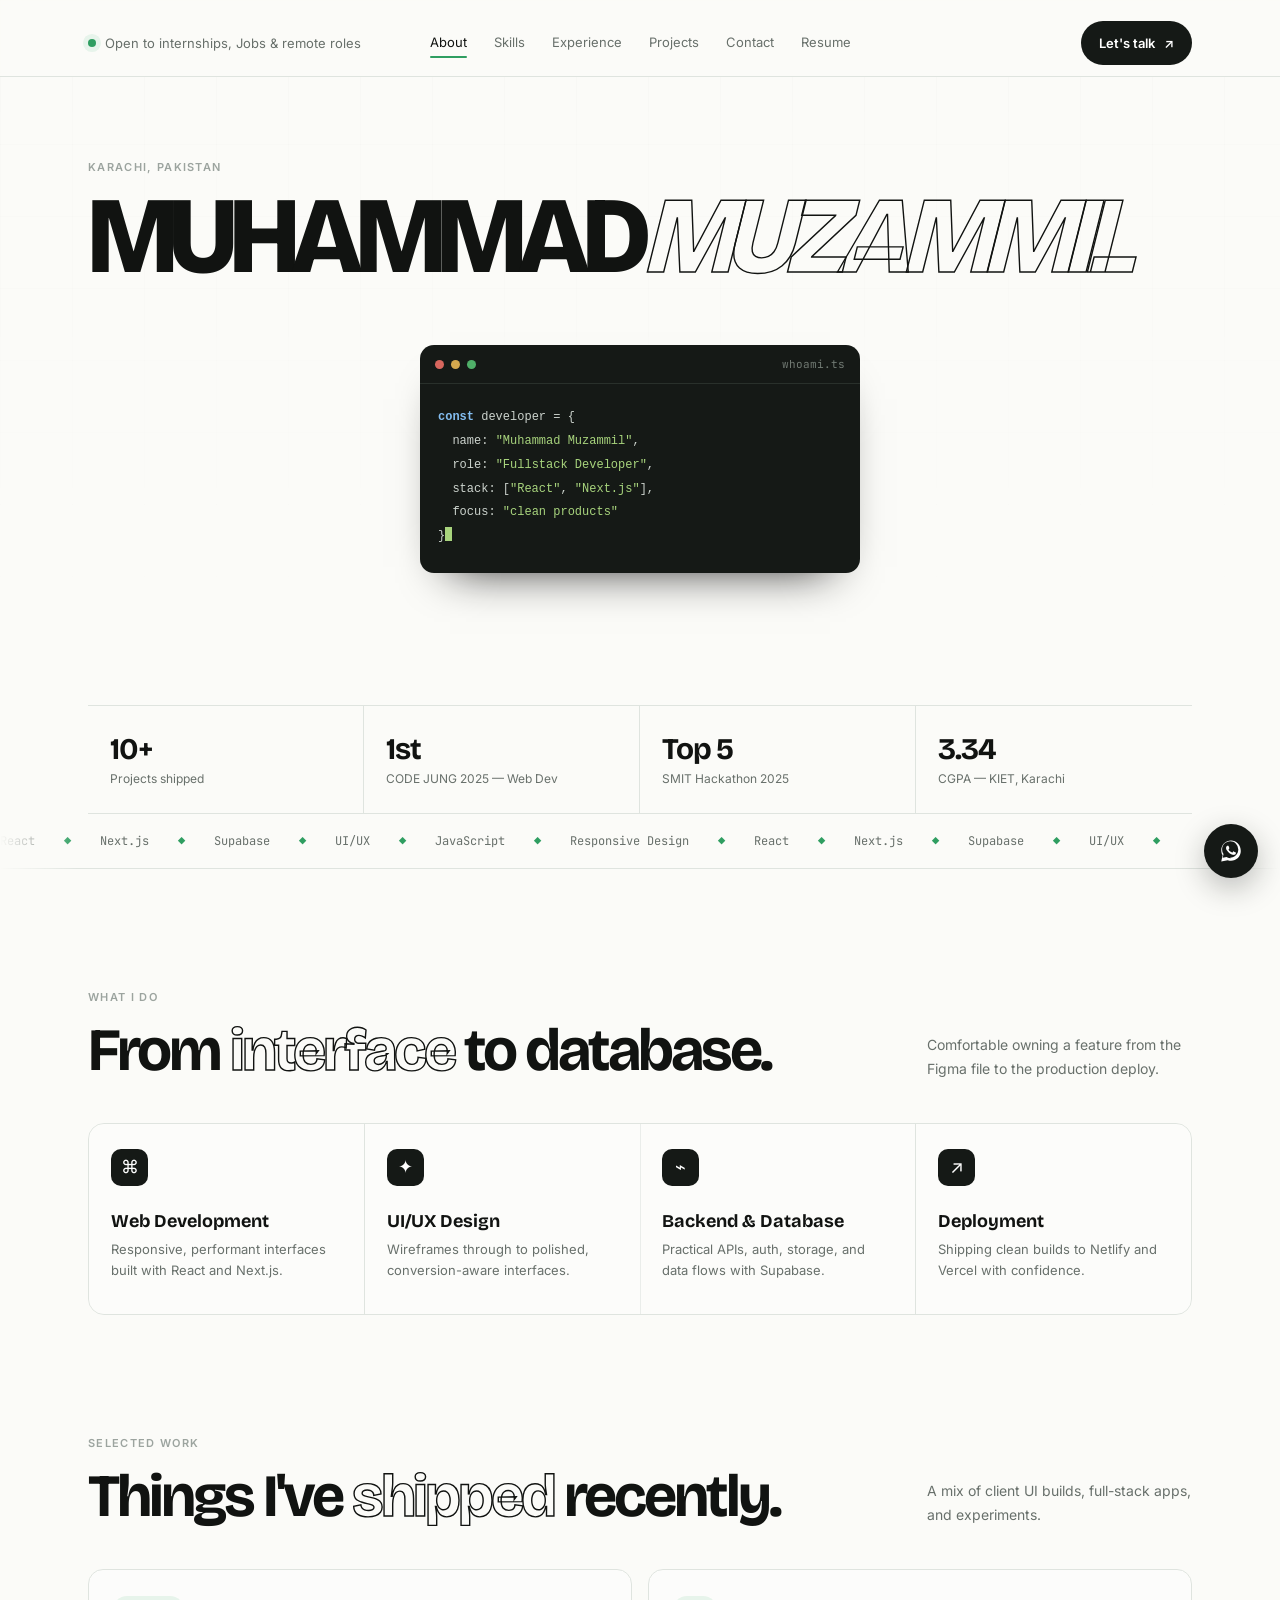
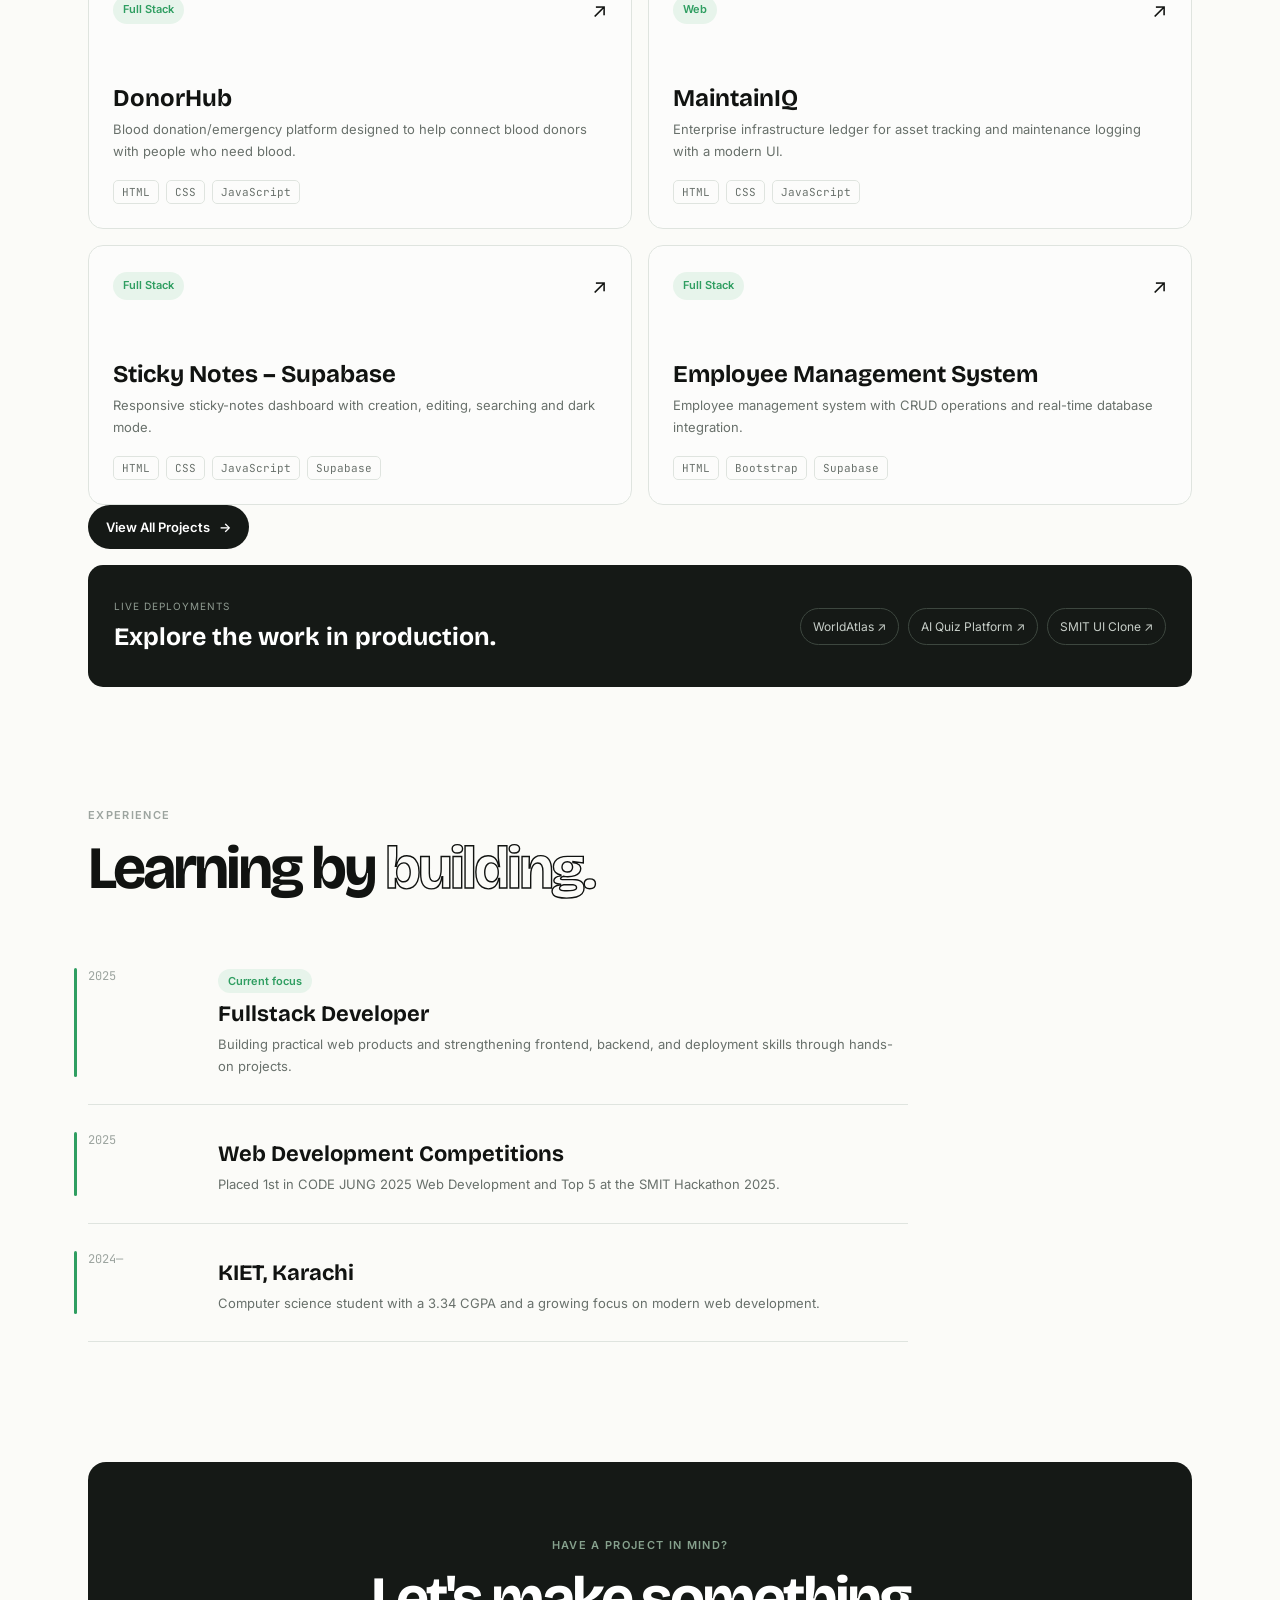
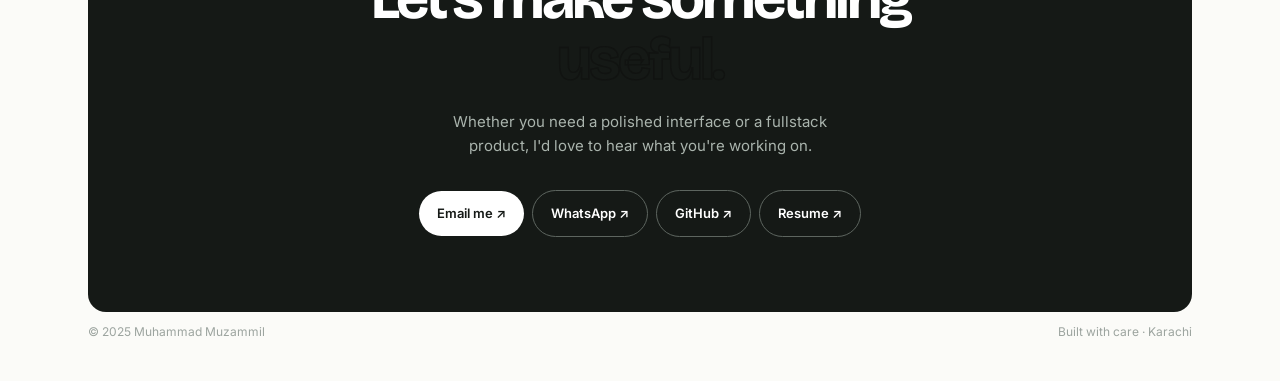
<file: index.html>
<!doctype html>
<html lang="en">
  <head>
    <meta charset="UTF-8" />
    <meta name="viewport" content="width=device-width, initial-scale=1.0" />
    <meta
      name="description"
      content="Muhammad Muzammil — Fullstack Developer in Karachi, Pakistan building clean, fast web products with React, Next.js and Supabase."
    />
    <meta
      name="keywords"
      content="Muhammad Muzammil, Fullstack Developer, Web Developer Karachi, React Developer, Next.js Developer, Supabase Developer, Frontend Developer Pakistan, KIET"
    />
    <meta name="author" content="Muhammad Muzammil" />
    <meta name="robots" content="index, follow" />
    <meta name="theme-color" content="#151916" />
    <link rel="canonical" href="https://muhammad-muzammil.dev/" />
    <title>Muhammad Muzammil — Fullstack Developer</title>

    <!-- Open Graph -->
    <meta property="og:type" content="website" />
    <meta property="og:site_name" content="Muhammad Muzammil" />
    <meta
      property="og:title"
      content="Muhammad Muzammil — Fullstack Developer"
    />
    <meta
      property="og:description"
      content="Fullstack Developer in Karachi, Pakistan building clean, fast web products with React, Next.js and Supabase."
    />
    <meta property="og:url" content="https://muhammad-muzammil.dev/" />
    <meta
      property="og:image"
      content="https://muhammad-muzammil.dev/og-image.png"
    />
    <meta property="og:locale" content="en_US" />

    <!-- Twitter -->
    <meta name="twitter:card" content="summary_large_image" />
    <meta
      name="twitter:title"
      content="Muhammad Muzammil — Fullstack Developer"
    />
    <meta
      name="twitter:description"
      content="Fullstack Developer in Karachi, Pakistan building clean, fast web products with React, Next.js and Supabase."
    />
    <meta
      name="twitter:image"
      content="https://muhammad-muzammil.dev/og-image.png"
    />

    <!-- Favicon (inline SVG monogram, no extra file needed) -->
    <link
      rel="icon"
      type="image/svg+xml"
      href="data:image/svg+xml,%3Csvg xmlns='http://www.w3.org/2000/svg' viewBox='0 0 64 64'%3E%3Crect width='64' height='64' rx='14' fill='%23151916'/%3E%3Ctext x='32' y='43' font-family='Arial,Helvetica,sans-serif' font-size='24' font-weight='700' fill='%232f9e61' text-anchor='middle'%3EMM%3C/text%3E%3C/svg%3E"
    />
    <link
      rel="apple-touch-icon"
      href="data:image/svg+xml,%3Csvg xmlns='http://www.w3.org/2000/svg' viewBox='0 0 64 64'%3E%3Crect width='64' height='64' rx='14' fill='%23151916'/%3E%3Ctext x='32' y='43' font-family='Arial,Helvetica,sans-serif' font-size='24' font-weight='700' fill='%232f9e61' text-anchor='middle'%3EMM%3C/text%3E%3C/svg%3E"
    />

    <link rel="preconnect" href="https://fonts.googleapis.com" />
    <link rel="preconnect" href="https://fonts.gstatic.com" crossorigin />
    <link
      href="https://fonts.googleapis.com/css2?family=Bricolage+Grotesque:opsz,wght@12..96,600;12..96,700;12..96,800&family=Inter:wght@400;500;600&family=JetBrains+Mono:wght@400;500&display=swap"
      rel="stylesheet"
    />
    <link rel="stylesheet" href="./style.css" />
    <link rel="stylesheet" href="./projects.css" />

    <!-- Structured data -->
    <script type="application/ld+json">
      {
        "@context": "https://schema.org",
        "@type": "Person",
        "name": "Muhammad Muzammil",
        "url": "https://muhammad-muzammil.dev/",
        "jobTitle": "Fullstack Developer",
        "email": "mailto:muzammil.muhammad7782@gmail.com",
        "address": {
          "@type": "PostalAddress",
          "addressLocality": "Karachi",
          "addressCountry": "PK"
        },
        "sameAs": [
          "https://github.com/MuhammadMuzammil-TheDeveloper",
          "https://www.linkedin.com/in/muhammad-muzammil-7562bb316/",
          "https://www.instagram.com/its_muzammilansari/"
        ],
        "alumniOf": { "@type": "CollegeOrUniversity", "name": "KIET, Karachi" },
        "knowsAbout": [
          "React",
          "Next.js",
          "Supabase",
          "JavaScript",
          "UI/UX Design"
        ]
      }
    </script>
  </head>
  <body>
    <script>
      if (!window.matchMedia("(prefers-reduced-motion: reduce)").matches) {
        document.documentElement.classList.add("intro-pending");
      }
    </script>
    <!-- Powerful Splash Screen -->
    <div id="splash-screen" class="splash-screen" aria-hidden="true">
      <div class="splash-content">
        <div class="splash-terminal-bar">
          <i></i><i></i><i></i><span>system_init.sh</span>
        </div>
        <div class="splash-body">
          <p class="splash-load-text">
            &gt; Initializing portfolio environments...
          </p>
          <p class="splash-load-sub">
            Loading components for Muhammad Muzammil
          </p>
          <div class="splash-loader-bar">
            <div class="splash-loader-progress"></div>
          </div>
        </div>
      </div>
    </div>

    <div class="scroll-progress" aria-hidden="true"></div>
    <header class="site-header">
      <div class="container nav-wrap">
        <a class="availability" href="#contact"
          ><span aria-hidden="true"></span
          ><span class="availability-text">Open to internships, Jobs &amp; remote
          roles</span></a
        >
        <button
          class="menu-toggle"
          type="button"
          aria-expanded="false"
          aria-controls="site-nav"
        >
          Menu
        </button>
        <nav id="site-nav" class="site-nav" aria-label="Main navigation">
          <a href="#about">About</a><a href="#skills">Skills</a
          ><a href="#experience">Experience</a
          ><a href="./projects.html">Projects</a><a href="#contact">Contact</a
          ><a
            href="./assets/Muhammad-Muzammil-Resume.pdf"
            target="_blank"
            rel="noopener"
            >Resume</a
          >
        </nav>
        <a class="button button-dark nav-cta" href="#contact"
          >Let&apos;s talk <span aria-hidden="true">↗</span></a
        >
      </div>
    </header>
    <main>
      <section class="hero container" id="about">
        <div class="hero-heading">
          <p class="eyebrow">Karachi, Pakistan</p>
          <h1><span>Muhammad</span><em>Muzammil</em></h1>
        </div>
        <div class="hero-grid">
          <div class="hero-copy">
            <p class="kicker">Fullstack Developer</p>
            <p class="lead">
              Building fast, clean web products end to end — from interface to
              database — with React, Next.js, and Supabase.
            </p>
            <a class="button button-dark" href="#projects"
              >See my work <span aria-hidden="true">↗</span></a
            >
          </div>
          <div class="terminal" aria-label="Developer profile code sample">
            <div class="terminal-bar">
              <i></i><i></i><i></i><span>whoami.ts</span>
            </div>
            <pre><code><b>const</b> developer = {
  name: <strong>&quot;Muhammad Muzammil&quot;</strong>,
  role: <strong>&quot;Fullstack Developer&quot;</strong>,
  stack: [<strong>&quot;React&quot;</strong>, <strong>&quot;Next.js&quot;</strong>],
  focus: <strong>&quot;clean products&quot;</strong>
}<span class="caret" aria-hidden="true"></span></code></pre>
          </div>
          <div class="socials">
            <a
              href="https://github.com/MuhammadMuzammil-TheDeveloper"
              target="_blank"
              rel="noopener"
              >GitHub <span>↗</span></a
            ><a
              href="https://www.linkedin.com/in/muhammad-muzammil-7562bb316/"
              target="_blank"
              rel="noopener"
              >LinkedIn <span>↗</span></a
            ><a
              href="https://www.instagram.com/its_muzammilansari/"
              target="_blank"
              rel="noopener"
              >Instagram <span>↗</span></a
            ><a
              href="mailto:muzammil.muhammad7782@gmail.com"
              class="js-contact-trigger"
              data-modal="contact-modal"
              >Email <span>↗</span></a
            ><a href="https://wa.me/923172855256" target="_blank" rel="noopener"
              >WhatsApp <span>↗</span></a
            ><a
              href="./assets/Muhammad-Muzammil-Resume.pdf"
              target="_blank"
              rel="noopener"
              >Resume <span>↗</span></a
            >
          </div>
        </div>
        <div class="stats">
          <div><strong>10+</strong><span>Projects shipped</span></div>
          <div><strong>1st</strong><span>CODE JUNG 2025 — Web Dev</span></div>
          <div><strong>Top 5</strong><span>SMIT Hackathon 2025</span></div>
          <div><strong>3.34</strong><span>CGPA — KIET, Karachi</span></div>
        </div>
      </section>

      <div class="ticker" aria-hidden="true">
        <div>
          React <b>◆</b> Next.js <b>◆</b> Supabase <b>◆</b> UI/UX
          <b>◆</b> JavaScript <b>◆</b> Responsive Design <b>◆</b> React
          <b>◆</b> Next.js <b>◆</b> Supabase <b>◆</b> UI/UX <b>◆</b>
        </div>
      </div>

      <section class="section container" id="skills">
        <div class="section-head">
          <div>
            <p class="eyebrow">What I do</p>
            <h2>From <em>interface</em> to database.</h2>
          </div>
          <p class="section-note">
            Comfortable owning a feature from the Figma file to the production
            deploy.
          </p>
        </div>
        <div class="skill-grid">
          <article>
            <span class="skill-icon">⌘</span>
            <h3>Web Development</h3>
            <p>
              Responsive, performant interfaces built with React and Next.js.
            </p>
          </article>
          <article>
            <span class="skill-icon">✦</span>
            <h3>UI/UX Design</h3>
            <p>Wireframes through to polished, conversion-aware interfaces.</p>
          </article>
          <article>
            <span class="skill-icon">⌁</span>
            <h3>Backend &amp; Database</h3>
            <p>Practical APIs, auth, storage, and data flows with Supabase.</p>
          </article>
          <article>
            <span class="skill-icon">↗</span>
            <h3>Deployment</h3>
            <p>Shipping clean builds to Netlify and Vercel with confidence.</p>
          </article>
        </div>
      </section>

      <section class="section container" id="projects">
        <div class="section-head">
          <div>
            <p class="eyebrow">Selected work</p>
            <h2>Things I&apos;ve <em>shipped</em> recently.</h2>
          </div>
          <p class="section-note">
            A mix of client UI builds, full-stack apps, and experiments.
          </p>
        </div>

        <!-- Featured project cards are rendered from projects-data.js via
             home-projects.js — see that file to change which 4 appear here. -->
        <div class="project-grid" id="home-projects-grid"></div>

        <div class="view-all-wrap">
          <a class="button button-dark" href="./projects.html"
            >View All Projects <span aria-hidden="true">→</span></a
          >
        </div>

        <div class="live-projects">
          <div>
            <small>Live deployments</small>
            <h3>Explore the work in production.</h3>
          </div>
          <div class="live-links">
            <a
              href="https://worldatlas-website.netlify.app"
              target="_blank"
              rel="noopener"
              >WorldAtlas ↗</a
            ><a
              href="https://quizapplicationmuzammil.netlify.app"
              target="_blank"
              rel="noopener"
              >AI Quiz Platform ↗</a
            ><a
              href="https://smitwebsiteclone.netlify.app"
              target="_blank"
              rel="noopener"
              >SMIT UI Clone ↗</a
            >
          </div>
        </div>
      </section>

      <section class="section container" id="experience">
        <div class="section-head">
          <div>
            <p class="eyebrow">Experience</p>
            <h2>Learning by <em>building.</em></h2>
          </div>
        </div>
        <div class="timeline">
          <article>
            <time>2025</time>
            <div>
              <span class="current">Current focus</span>
              <h3>Fullstack Developer</h3>
              <p>
                Building practical web products and strengthening frontend,
                backend, and deployment skills through hands-on projects.
              </p>
            </div>
          </article>
          <article>
            <time>2025</time>
            <div>
              <h3>Web Development Competitions</h3>
              <p>
                Placed 1st in CODE JUNG 2025 Web Development and Top 5 at the
                SMIT Hackathon 2025.
              </p>
            </div>
          </article>
          <article>
            <time>2024—</time>
            <div>
              <h3>KIET, Karachi</h3>
              <p>
                Computer science student with a 3.34 CGPA and a growing focus on
                modern web development.
              </p>
            </div>
          </article>
        </div>
      </section>

      <section class="contact-section container" id="contact">
        <div class="contact">
          <p class="eyebrow">Have a project in mind?</p>
          <h2>Let&apos;s make something <em>useful.</em></h2>
          <p>
            Whether you need a polished interface or a fullstack product,
            I&apos;d love to hear what you&apos;re working on.
          </p>
          <div>
            <a
              class="button button-light js-contact-trigger"
              href="mailto:muzammil.muhammad7782@gmail.com"
              data-modal="contact-modal"
              >Email me ↗</a
            ><a
              class="button button-outline"
              href="https://wa.me/923172855256"
              target="_blank"
              rel="noopener"
              >WhatsApp ↗</a
            ><a
              class="button button-outline"
              href="https://github.com/MuhammadMuzammil-TheDeveloper"
              target="_blank"
              rel="noopener"
              >GitHub ↗</a
            ><a
              class="button button-outline"
              href="./assets/Muhammad-Muzammil-Resume.pdf"
              target="_blank"
              rel="noopener"
              >Resume ↗</a
            >
          </div>
        </div>
      </section>
    </main>
    <footer class="container">
      <span>© 2025 Muhammad Muzammil</span
      ><span>Built with care · Karachi</span>
    </footer>

    <!-- Contact modal -->
    <div
      class="modal-overlay"
      id="contact-modal"
      aria-hidden="true"
      data-modal-overlay
    >
      <div
        class="modal"
        role="dialog"
        aria-modal="true"
        aria-labelledby="contact-modal-title"
      >
        <button
          class="modal-close"
          type="button"
          aria-label="Close dialog"
          data-modal-close
        >
          ✕
        </button>
        <p class="eyebrow">Get in touch</p>
        <h3 id="contact-modal-title">Let&apos;s talk about your project.</h3>
        <p class="modal-lead">
          Send a message directly from here, or reach out on WhatsApp or email —
          whichever is easier for you.
        </p>

        <form class="modal-form" id="contact-form" novalidate>
          <label for="cf-name">Name</label>
          <input
            type="text"
            id="cf-name"
            name="name"
            placeholder="Your name"
            required
          />
          <small class="field-error" aria-live="polite"></small>
          <label for="cf-email">Your email</label>
          <input
            type="email"
            id="cf-email"
            name="email"
            placeholder="you@example.com"
            required
          />
          <small class="field-error" aria-live="polite"></small>
          <label for="cf-subject">Subject <span>(optional)</span></label>
          <input
            type="text"
            id="cf-subject"
            name="subject"
            placeholder="What's this about?"
          />
          <small class="field-error" aria-live="polite"></small>
          <label for="cf-message">Message</label>
          <textarea
            id="cf-message"
            name="message"
            rows="4"
            placeholder="Tell me a bit about what you're building..."
            required
          ></textarea>
          <small class="field-error" aria-live="polite"></small>
          <button type="submit" class="button button-dark modal-submit">
            Send via WhatsApp ↗
          </button>
          <p class="modal-form-note" id="cf-note" aria-live="polite"></p>
        </form>

        <div class="modal-divider"><span>or reach me directly</span></div>

        <div class="modal-alt-contacts">
          <a
            class="button button-outline-light"
            href="mailto:muzammil.muhammad7782@gmail.com"
            >Email directly ↗</a
          ><a
            class="button button-outline-light"
            id="modal-whatsapp-link"
            href="https://wa.me/923172855256"
            target="_blank"
            rel="noopener"
            >WhatsApp: +92 317 2855256 ↗</a
          >
        </div>
      </div>
    </div>

    <!-- Project detail modal -->
    <div
      class="modal-overlay"
      id="project-modal"
      aria-hidden="true"
      data-modal-overlay
    >
      <div
        class="modal"
        role="dialog"
        aria-modal="true"
        aria-labelledby="project-modal-title"
      >
        <button
          class="modal-close"
          type="button"
          aria-label="Close dialog"
          data-modal-close
        >
          ✕
        </button>
        <p class="eyebrow" id="project-modal-tag">Project</p>
        <h3 id="project-modal-title">Project title</h3>
        <p class="modal-lead" id="project-modal-description">
          Description goes here.
        </p>
        <div class="tags" id="project-modal-tags"></div>

        <div class="modal-alt-contacts modal-project-actions">
          <a
            class="button button-dark"
            id="project-modal-live"
            href="#"
            target="_blank"
            rel="noopener"
            >View live link ↗</a
          ><a
            class="button button-outline-light"
            id="project-modal-github"
            href="#"
            target="_blank"
            rel="noopener"
            >View on GitHub ↗</a
          >
        </div>
      </div>
    </div>

    <!-- Floating WhatsApp button (href set in script.js from WHATSAPP_NUMBER) -->
    <a
      class="whatsapp-float"
      id="whatsapp-float-btn"
      href="https://wa.me/923172855256"
      target="_blank"
      rel="noopener"
      aria-label="Chat with Muhammad Muzammil on WhatsApp"
    >
      <svg viewBox="0 0 32 32" fill="currentColor" aria-hidden="true">
        <path
          d="M16.02 3C9.4 3 4 8.4 4 15.02c0 2.27.62 4.4 1.7 6.23L4 29l7.94-1.63a12.9 12.9 0 0 0 4.08.66h.01c6.62 0 12.02-5.4 12.02-12.02C28.05 8.4 22.65 3 16.02 3Zm0 21.94h-.01a10 10 0 0 1-5.1-1.4l-.37-.22-4.72.97 1-4.6-.24-.38a9.9 9.9 0 0 1-1.53-5.29c0-5.48 4.46-9.94 9.98-9.94 2.66 0 5.16 1.04 7.04 2.92a9.9 9.9 0 0 1 2.92 7.03c0 5.48-4.46 9.91-9.97 9.91Zm5.47-7.43c-.3-.15-1.78-.88-2.06-.98-.28-.1-.48-.15-.68.15-.2.3-.78.98-.96 1.18-.18.2-.35.22-.65.07-.3-.15-1.26-.46-2.4-1.48-.89-.79-1.49-1.77-1.66-2.07-.18-.3-.02-.46.13-.61.13-.13.3-.35.45-.52.15-.18.2-.3.3-.5.1-.2.05-.38-.02-.53-.08-.15-.68-1.64-.93-2.24-.24-.58-.5-.5-.68-.5h-.58c-.2 0-.53.08-.8.38-.28.3-1.05 1.02-1.05 2.5s1.07 2.9 1.22 3.1c.15.2 2.1 3.22 5.1 4.51.71.31 1.27.49 1.7.63.72.23 1.37.2 1.88.12.57-.09 1.78-.73 2.03-1.43.25-.7.25-1.3.18-1.43-.07-.13-.27-.2-.57-.35Z"
        />
      </svg>
    </a>

    <script src="./projects-data.js"></script>
    <script src="./project-render.js"></script>
    <script src="./home-projects.js"></script>
    <script src="./script.js" defer></script>
  </body>
</html>
</file>
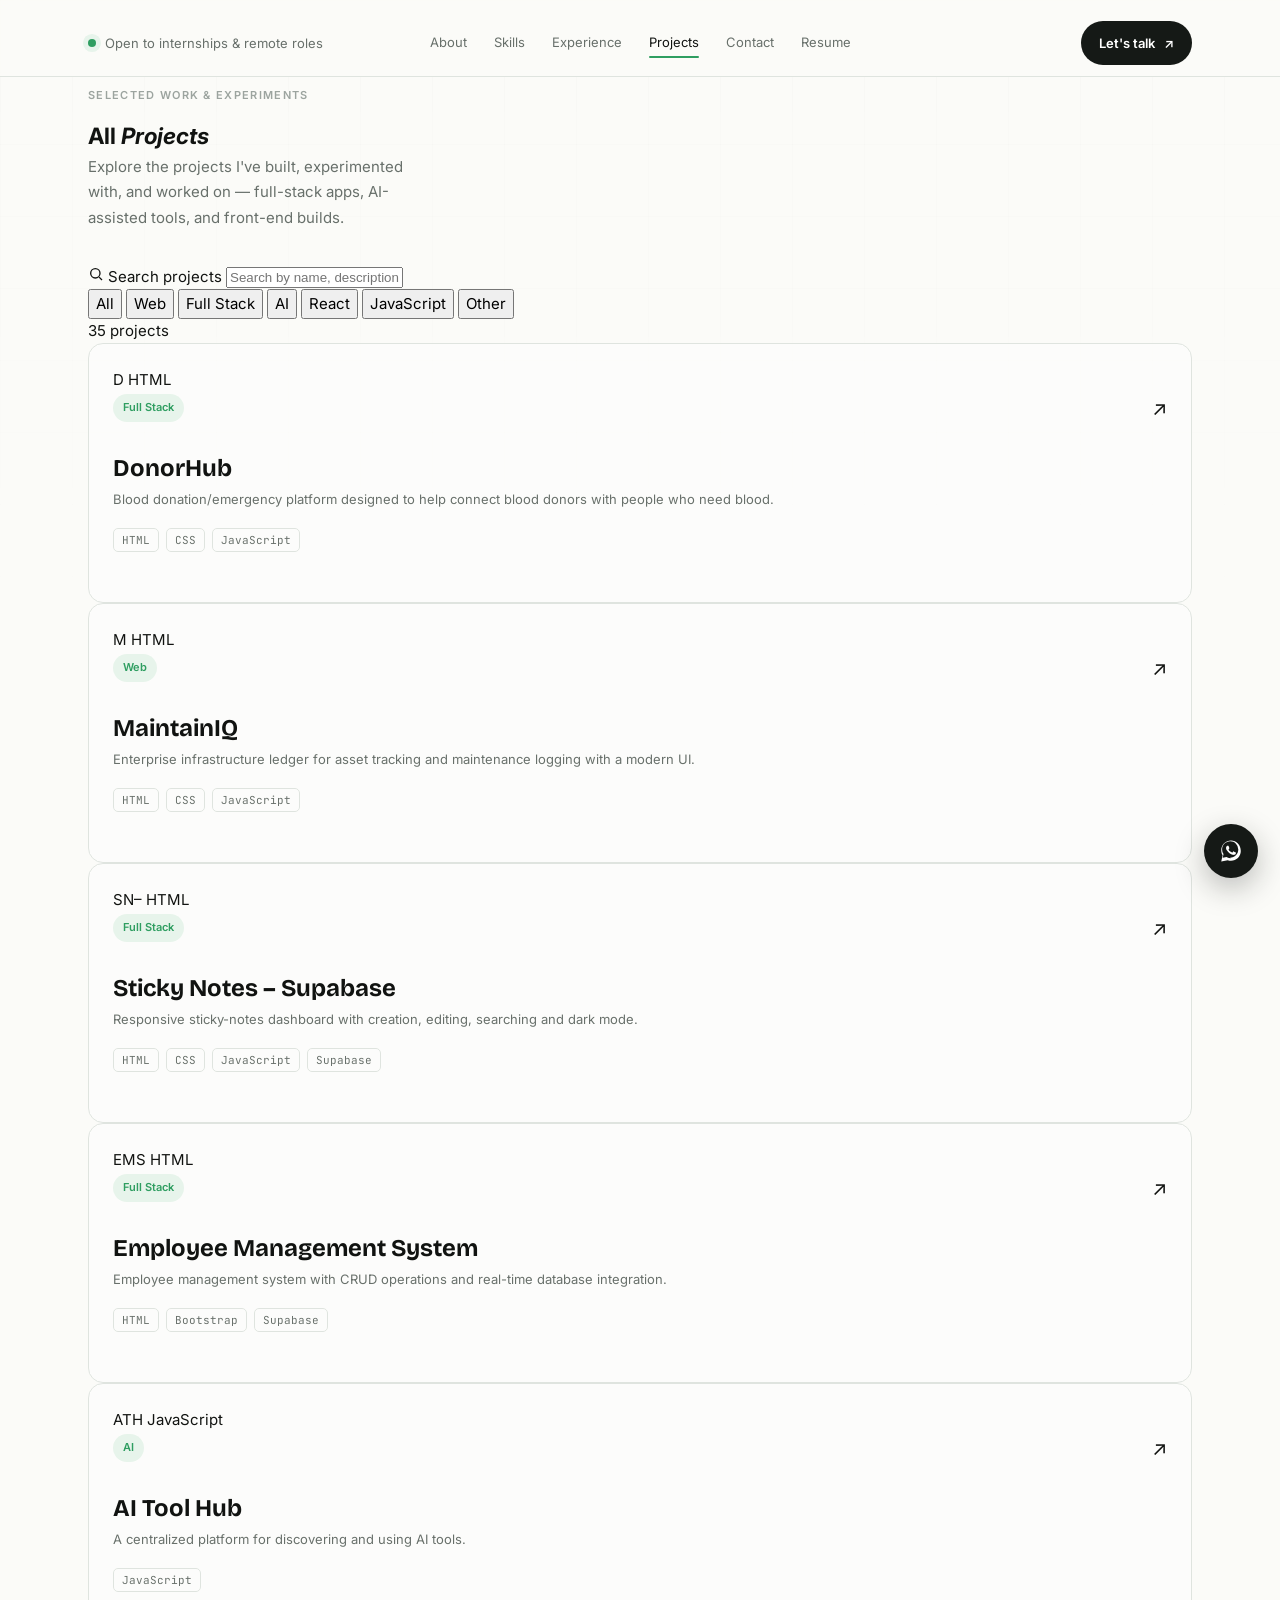
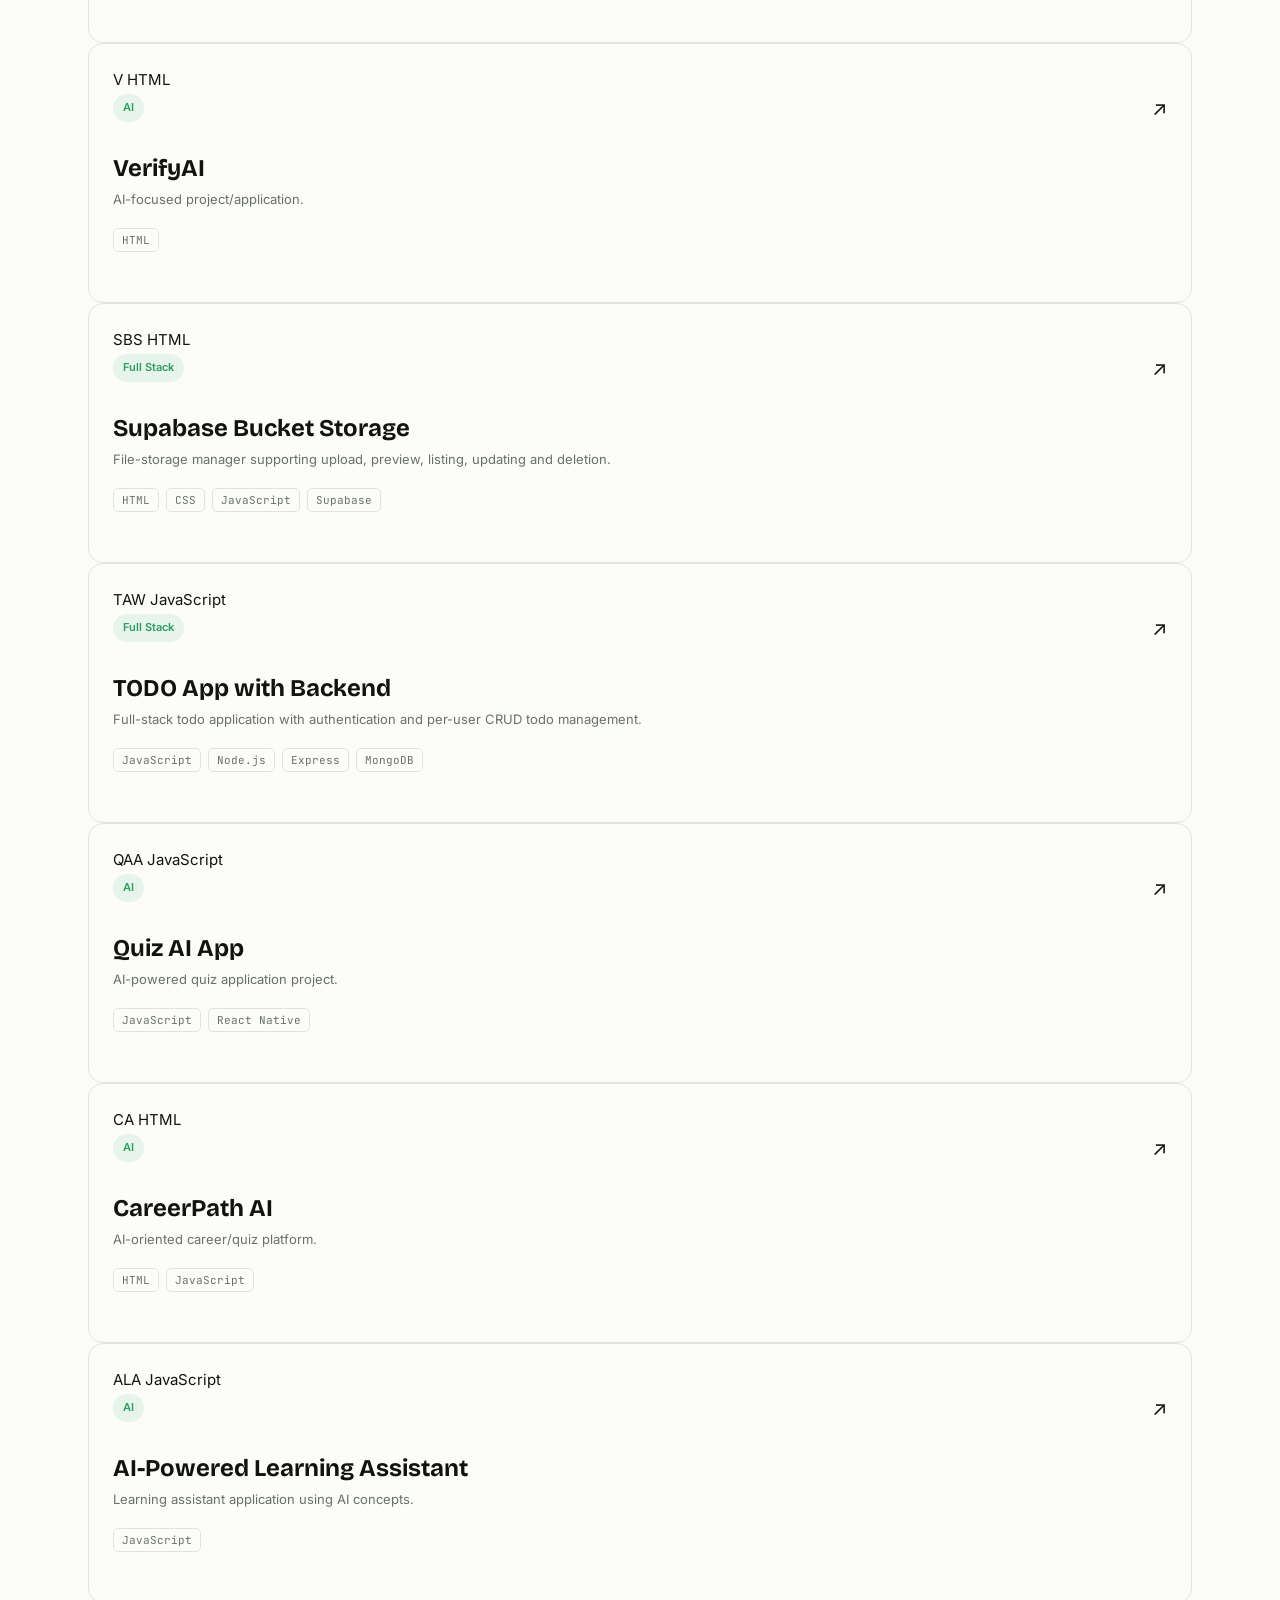
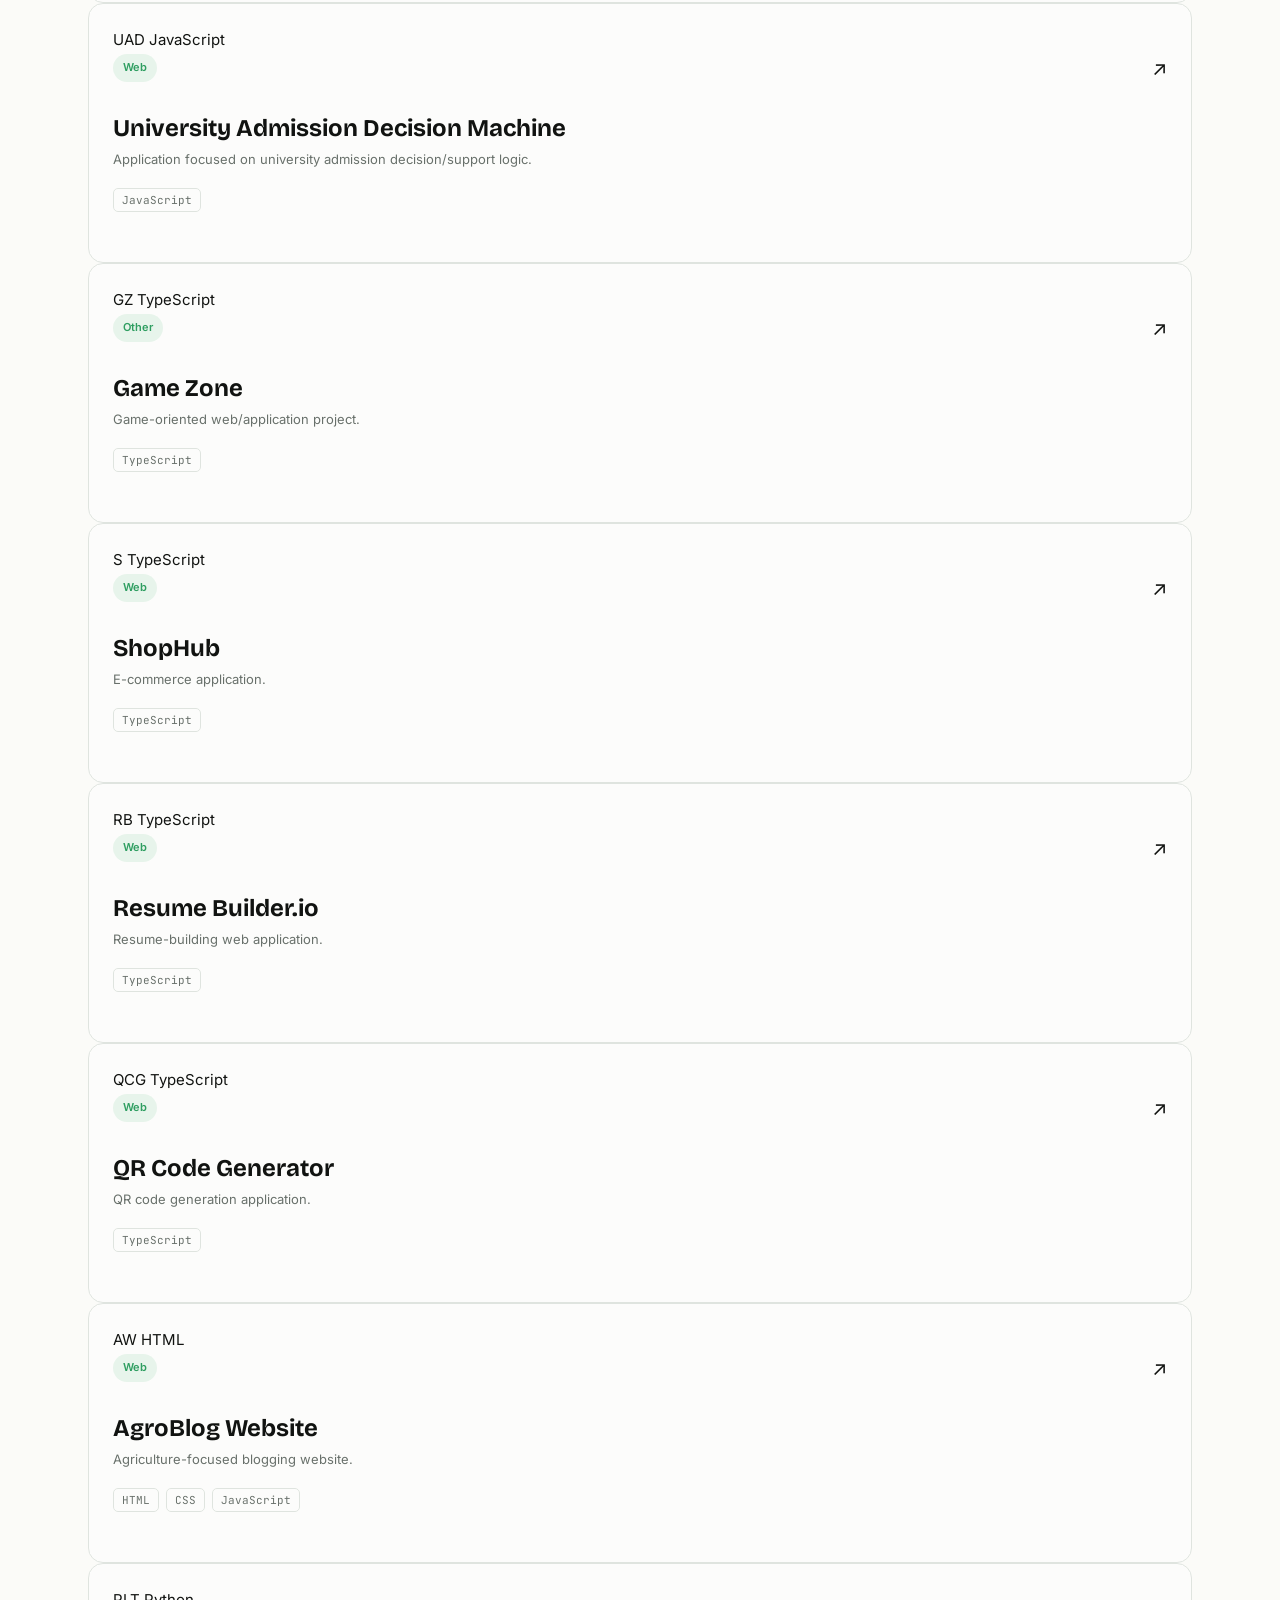
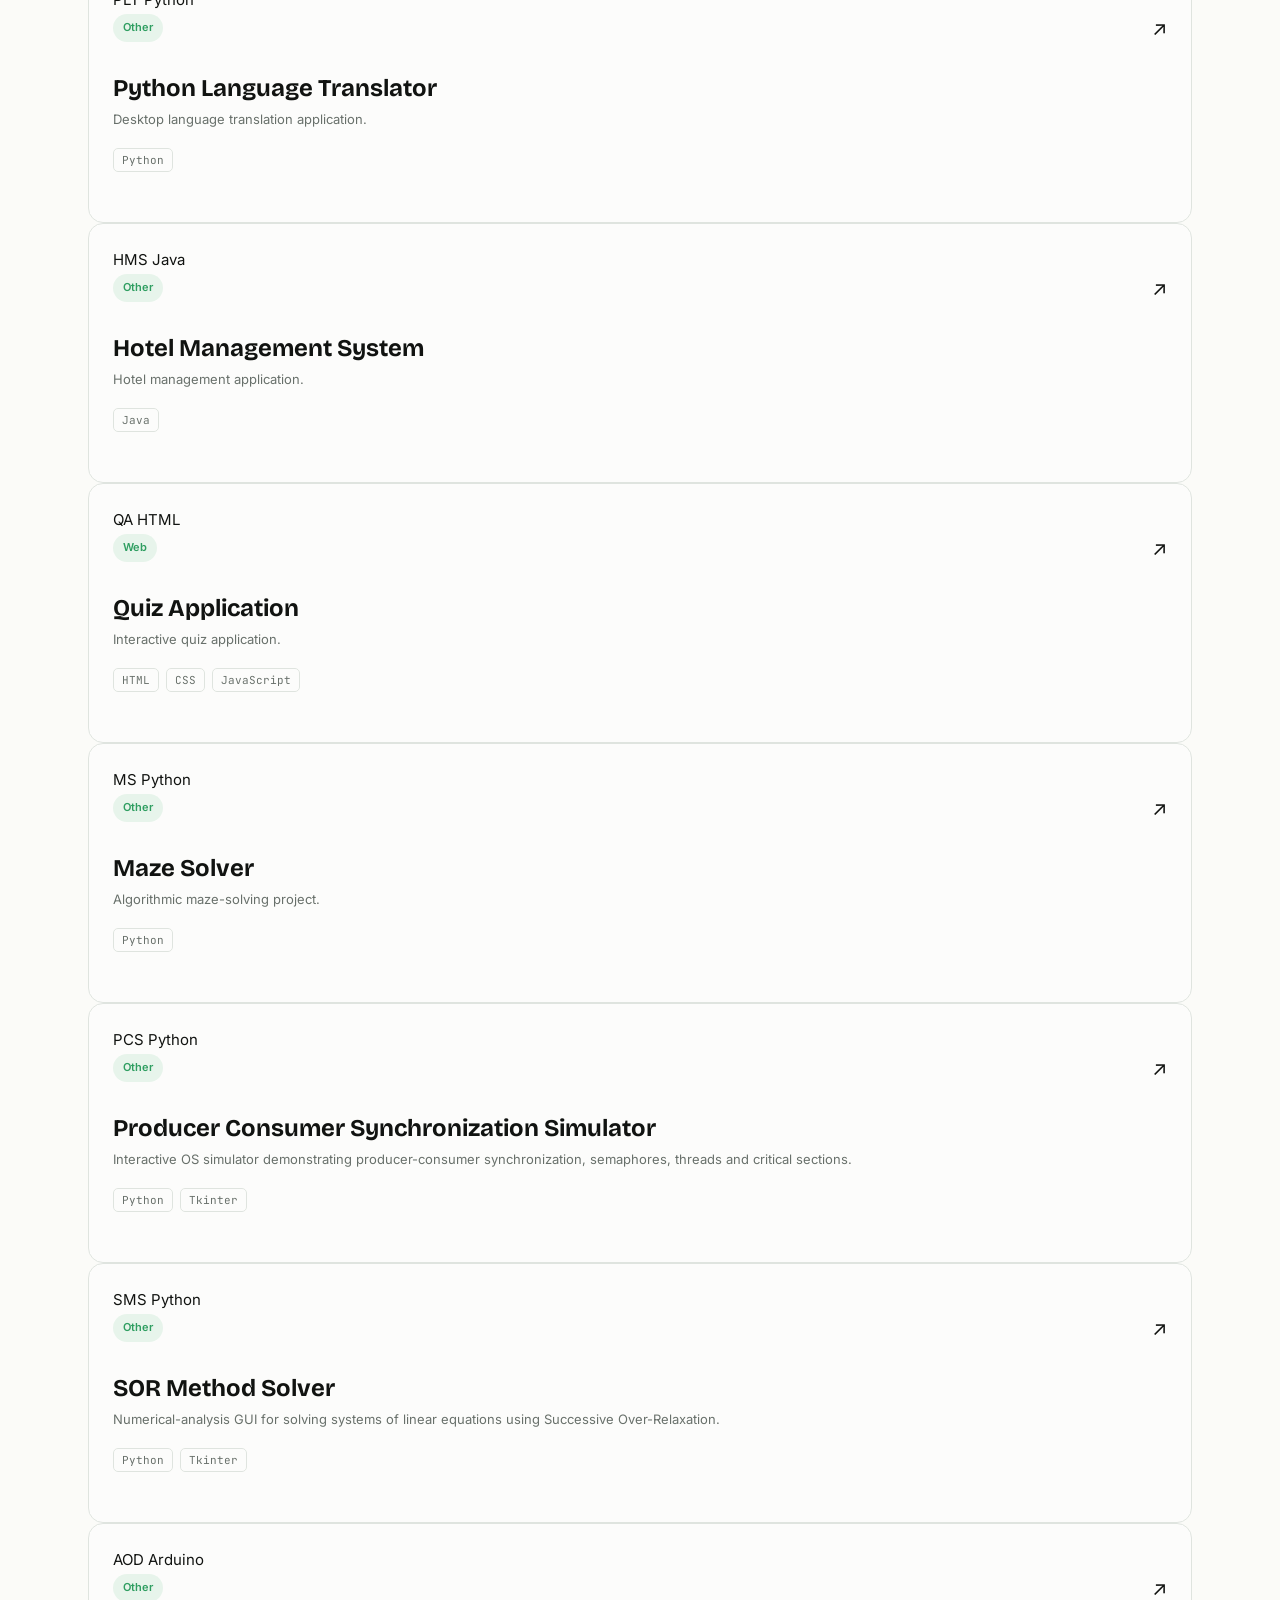
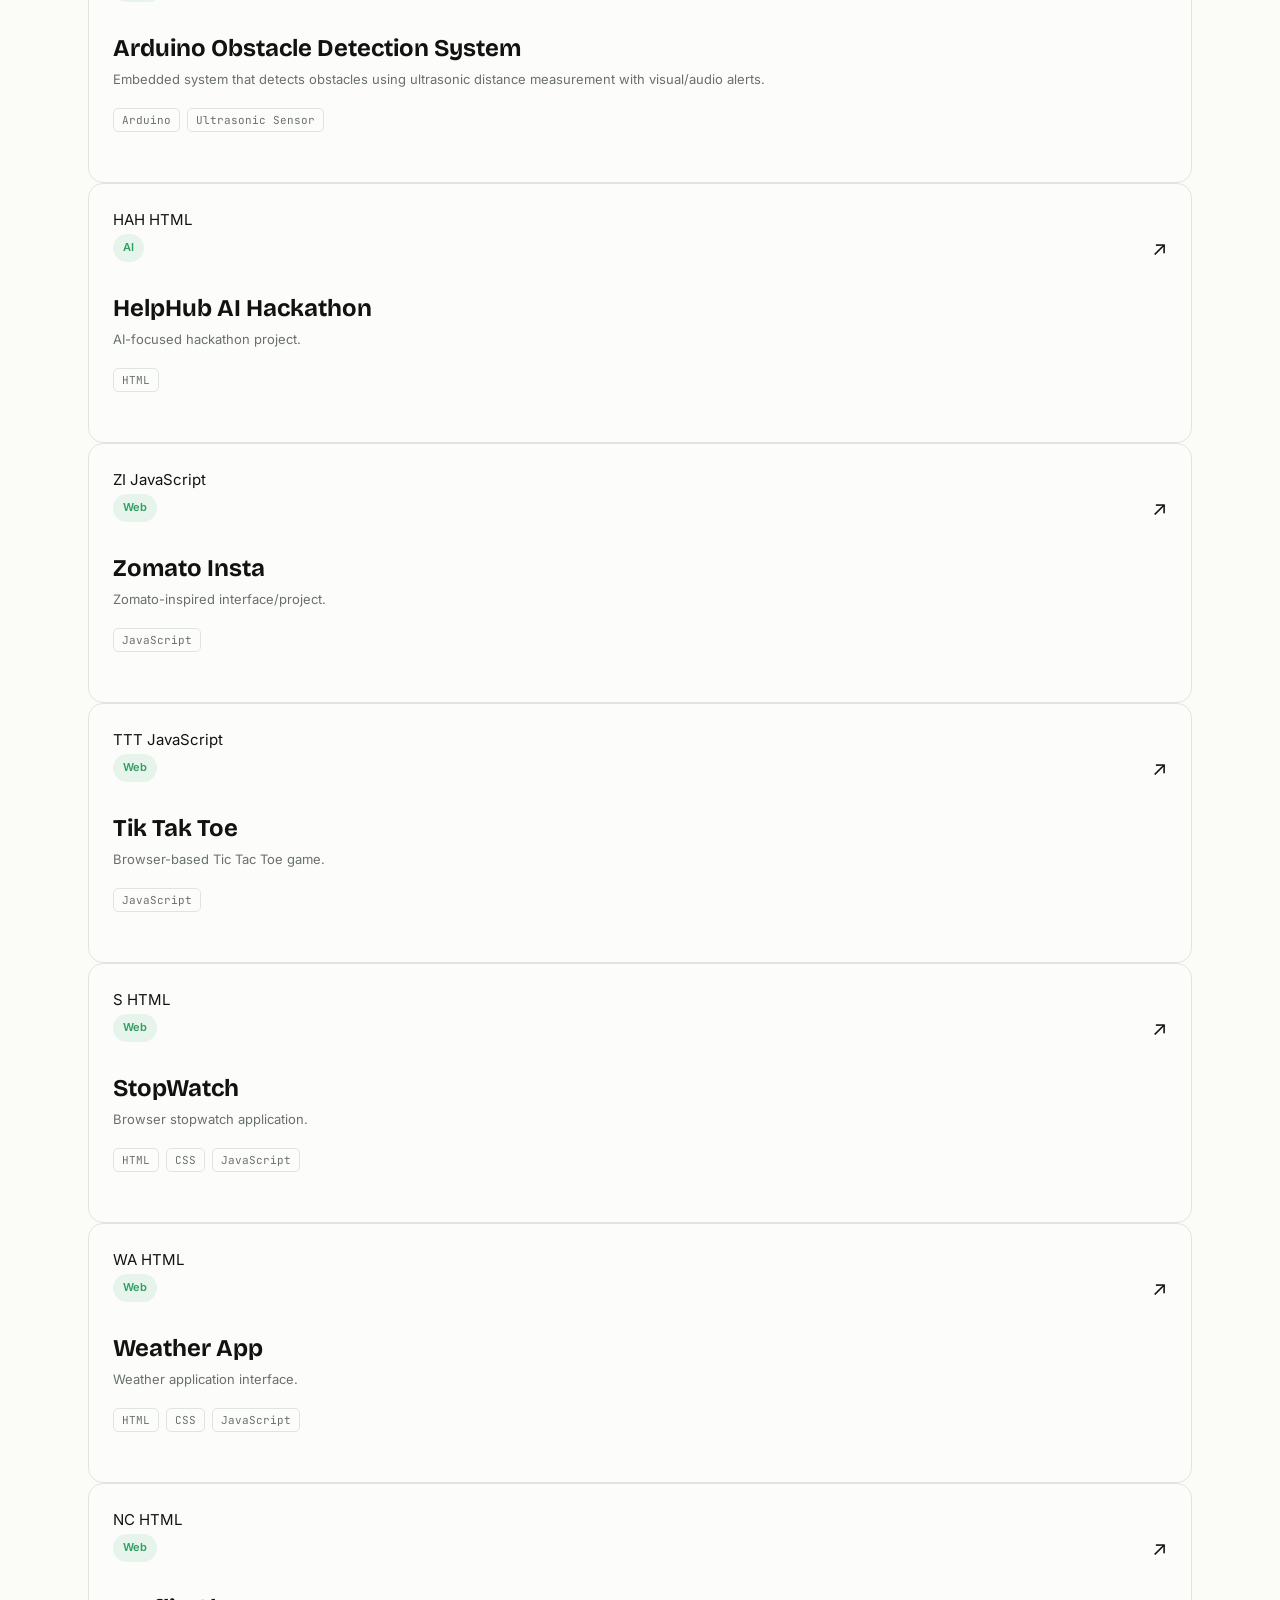
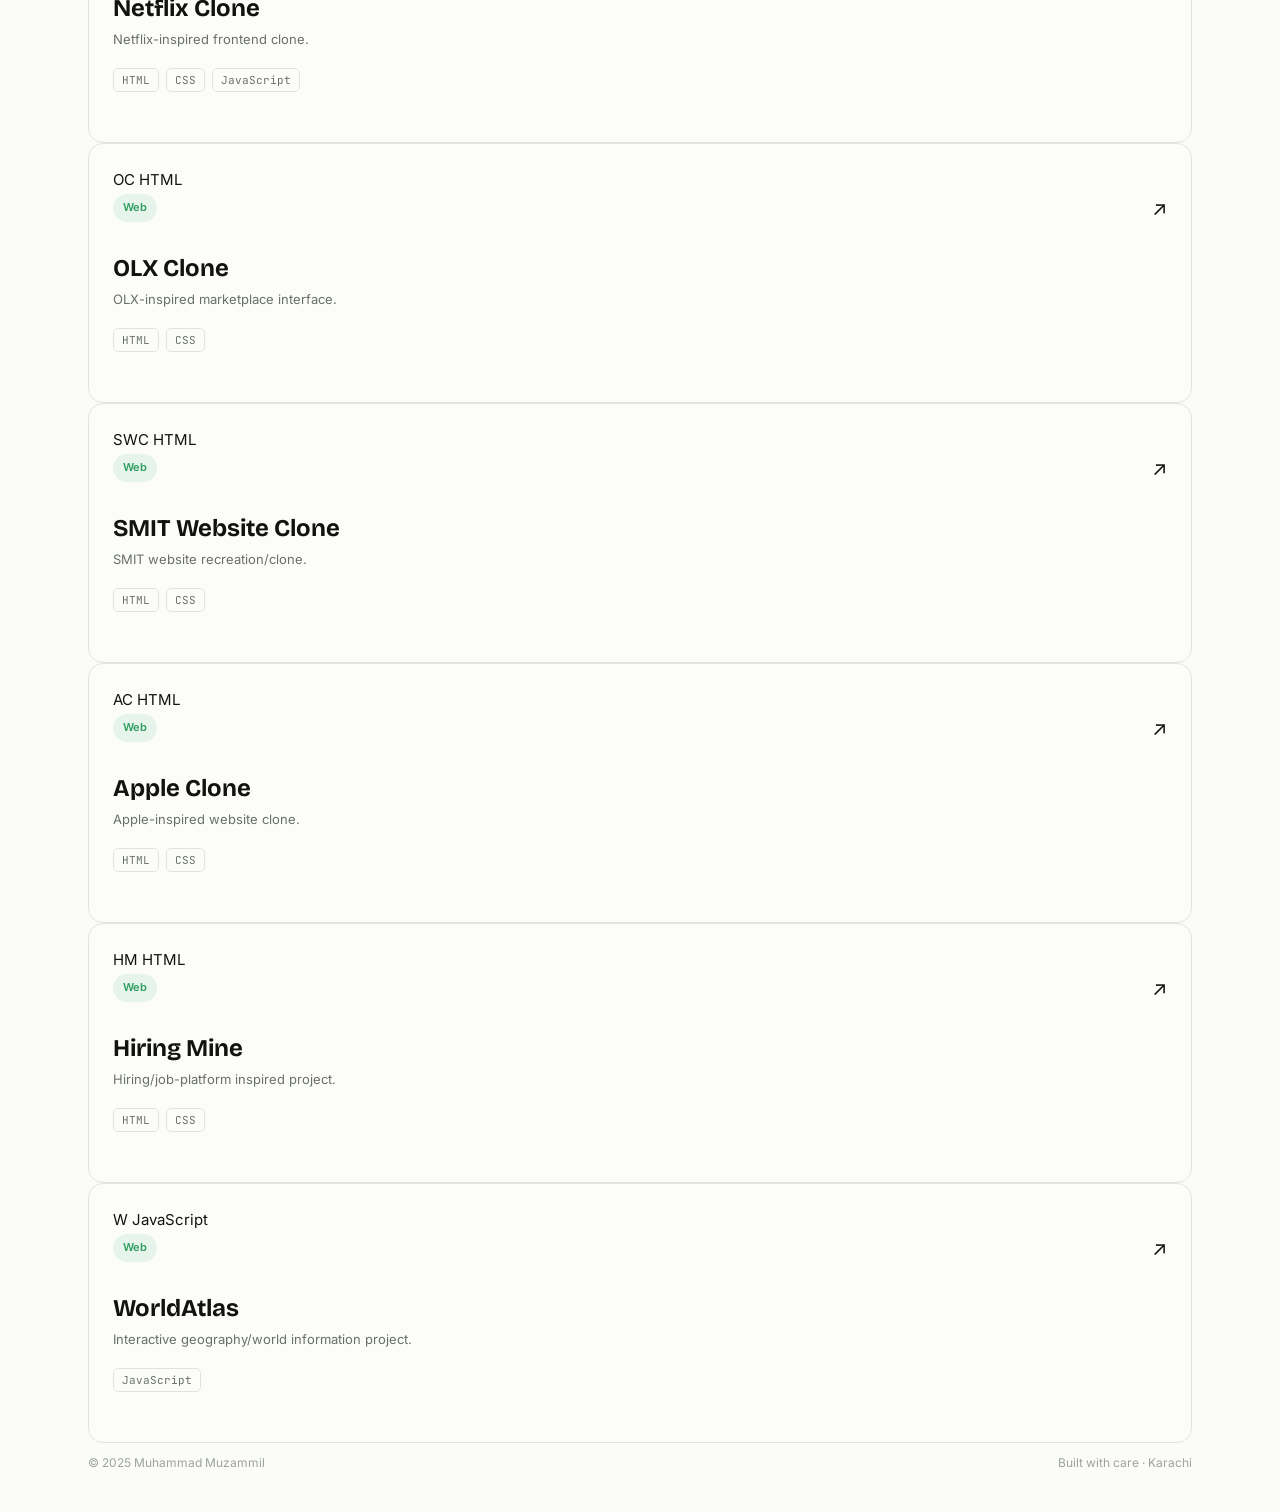
<file: projects.html>
<!doctype html>
<html lang="en">
  <head>
    <meta charset="UTF-8" />
    <meta name="viewport" content="width=device-width, initial-scale=1.0" />
    <meta
      name="description"
      content="Explore projects built by Muhammad Muzammil, including web applications, full-stack systems, AI-powered applications, and other software projects."
    />
    <meta name="author" content="Muhammad Muzammil" />
    <meta name="robots" content="index, follow" />
    <meta name="theme-color" content="#151916" />
    <link rel="canonical" href="https://muhammad-muzammil.dev/projects.html" />
    <title>Projects | Muhammad Muzammil</title>

    <!-- Open Graph -->
    <meta property="og:type" content="website" />
    <meta property="og:site_name" content="Muhammad Muzammil" />
    <meta property="og:title" content="Projects | Muhammad Muzammil" />
    <meta
      property="og:description"
      content="Explore projects built by Muhammad Muzammil, including web applications, full-stack systems, AI-powered applications, and other software projects."
    />
    <meta property="og:url" content="https://muhammad-muzammil.dev/projects.html" />
    <meta property="og:image" content="https://muhammad-muzammil.dev/og-image.png" />
    <meta property="og:locale" content="en_US" />

    <meta name="twitter:card" content="summary_large_image" />
    <meta name="twitter:title" content="Projects | Muhammad Muzammil" />
    <meta
      name="twitter:description"
      content="Explore projects built by Muhammad Muzammil, including web applications, full-stack systems, AI-powered applications, and other software projects."
    />
    <meta name="twitter:image" content="https://muhammad-muzammil.dev/og-image.png" />

    <link
      rel="icon"
      type="image/svg+xml"
      href="data:image/svg+xml,%3Csvg xmlns='http://www.w3.org/2000/svg' viewBox='0 0 64 64'%3E%3Crect width='64' height='64' rx='14' fill='%23151916'/%3E%3Ctext x='32' y='43' font-family='Arial,Helvetica,sans-serif' font-size='24' font-weight='700' fill='%232f9e61' text-anchor='middle'%3EMM%3C/text%3E%3C/svg%3E"
    />

    <link rel="preconnect" href="https://fonts.googleapis.com" />
    <link rel="preconnect" href="https://fonts.gstatic.com" crossorigin />
    <link
      href="https://fonts.googleapis.com/css2?family=Bricolage+Grotesque:opsz,wght@12..96,600;12..96,700;12..96,800&family=Inter:wght@400;500;600&family=JetBrains+Mono:wght@400;500&display=swap"
      rel="stylesheet"
    />
    <link rel="stylesheet" href="./style.css" />
    <link rel="stylesheet" href="./projects.css" />

    <!-- Structured data -->
    <script type="application/ld+json">
      {
        "@context": "https://schema.org",
        "@type": "CollectionPage",
        "name": "Projects | Muhammad Muzammil",
        "url": "https://muhammad-muzammil.dev/projects.html",
        "isPartOf": {
          "@type": "WebSite",
          "name": "Muhammad Muzammil",
          "url": "https://muhammad-muzammil.dev/"
        },
        "about": {
          "@type": "Person",
          "name": "Muhammad Muzammil",
          "url": "https://muhammad-muzammil.dev/"
        }
      }
    </script>
  </head>
  <body>
    <div class="scroll-progress" aria-hidden="true"></div>
    <header class="site-header">
      <div class="container nav-wrap">
        <a class="availability" href="./index.html#contact"
          ><span aria-hidden="true"></span
          ><span class="availability-text">Open to internships &amp; remote
          roles</span></a
        >
        <button
          class="menu-toggle"
          type="button"
          aria-expanded="false"
          aria-controls="site-nav"
        >
          Menu
        </button>
        <nav id="site-nav" class="site-nav" aria-label="Main navigation">
          <a href="./index.html#about">About</a
          ><a href="./index.html#skills">Skills</a
          ><a href="./index.html#experience">Experience</a
          ><a href="./projects.html" class="is-active">Projects</a
          ><a href="./index.html#contact">Contact</a
          ><a
            href="./assets/Muhammad-Muzammil-Resume.pdf"
            target="_blank"
            rel="noopener"
            >Resume</a
          >
        </nav>
        <a class="button button-dark nav-cta" href="./index.html#contact"
          >Let&apos;s talk <span aria-hidden="true">↗</span></a
        >
      </div>
    </header>

    <main>
      <section class="projects-hero container">
        <p class="eyebrow">Selected work &amp; experiments</p>
        <h1>All <em>Projects</em></h1>
        <p class="lead">
          Explore the projects I&apos;ve built, experimented with, and worked
          on — full-stack apps, AI-assisted tools, and front-end builds.
        </p>
      </section>

      <section class="container" aria-label="Project filters and search">
        <div class="project-controls">
          <div class="project-search-wrap">
            <svg
              width="16"
              height="16"
              viewBox="0 0 24 24"
              fill="none"
              stroke="currentColor"
              stroke-width="2"
              aria-hidden="true"
            >
              <circle cx="11" cy="11" r="7" />
              <line x1="21" y1="21" x2="16.65" y2="16.65" />
            </svg>
            <label class="visually-hidden" for="project-search"
              >Search projects</label
            >
            <input
              type="text"
              id="project-search"
              placeholder="Search by name, description, or technology…"
              autocomplete="off"
            />
          </div>
          <div
            class="filter-group"
            role="group"
            aria-label="Filter projects by category"
          >
            <button class="filter-btn is-active" type="button" data-filter="all" aria-pressed="true">All</button>
            <button class="filter-btn" type="button" data-filter="web" aria-pressed="false">Web</button>
            <button class="filter-btn" type="button" data-filter="fullstack" aria-pressed="false">Full Stack</button>
            <button class="filter-btn" type="button" data-filter="ai" aria-pressed="false">AI</button>
            <button class="filter-btn" type="button" data-filter="react" aria-pressed="false">React</button>
            <button class="filter-btn" type="button" data-filter="javascript" aria-pressed="false">JavaScript</button>
            <button class="filter-btn" type="button" data-filter="other" aria-pressed="false">Other</button>
          </div>
          <p class="projects-results-count" id="projects-results-count" aria-live="polite"></p>
        </div>

        <div
          class="projects-full-grid"
          id="projects-grid"
          aria-live="polite"
        ></div>

        <div class="projects-empty" id="projects-empty" hidden>
          <strong>No projects match that search.</strong>
          <p>Try a different keyword or clear the category filter.</p>
        </div>
      </section>
    </main>

    <footer class="container">
      <span>© 2025 Muhammad Muzammil</span
      ><span>Built with care · Karachi</span>
    </footer>

    <!-- Project detail modal (shared markup/behavior with homepage) -->
    <div
      class="modal-overlay"
      id="project-modal"
      aria-hidden="true"
      data-modal-overlay
    >
      <div
        class="modal"
        role="dialog"
        aria-modal="true"
        aria-labelledby="project-modal-title"
      >
        <button
          class="modal-close"
          type="button"
          aria-label="Close dialog"
          data-modal-close
        >
          ✕
        </button>
        <p class="eyebrow" id="project-modal-tag">Project</p>
        <h3 id="project-modal-title">Project title</h3>
        <p class="modal-lead" id="project-modal-description">
          Description goes here.
        </p>
        <div class="tags" id="project-modal-tags"></div>

        <div class="modal-alt-contacts modal-project-actions">
          <a
            class="button button-dark"
            id="project-modal-live"
            href="#"
            target="_blank"
            rel="noopener"
            >View live link ↗</a
          ><a
            class="button button-outline-light"
            id="project-modal-github"
            href="#"
            target="_blank"
            rel="noopener"
            >View on GitHub ↗</a
          >
        </div>
      </div>
    </div>

    <!-- Floating WhatsApp button (href set in script.js from WHATSAPP_NUMBER) -->
    <a
      class="whatsapp-float"
      id="whatsapp-float-btn"
      href="https://wa.me/923172855256"
      target="_blank"
      rel="noopener"
      aria-label="Chat with Muhammad Muzammil on WhatsApp"
    >
      <svg viewBox="0 0 32 32" fill="currentColor" aria-hidden="true">
        <path
          d="M16.02 3C9.4 3 4 8.4 4 15.02c0 2.27.62 4.4 1.7 6.23L4 29l7.94-1.63a12.9 12.9 0 0 0 4.08.66h.01c6.62 0 12.02-5.4 12.02-12.02C28.05 8.4 22.65 3 16.02 3Zm0 21.94h-.01a10 10 0 0 1-5.1-1.4l-.37-.22-4.72.97 1-4.6-.24-.38a9.9 9.9 0 0 1-1.53-5.29c0-5.48 4.46-9.94 9.98-9.94 2.66 0 5.16 1.04 7.04 2.92a9.9 9.9 0 0 1 2.92 7.03c0 5.48-4.46 9.91-9.97 9.91Zm5.47-7.43c-.3-.15-1.78-.88-2.06-.98-.28-.1-.48-.15-.68.15-.2.3-.78.98-.96 1.18-.18.2-.35.22-.65.07-.3-.15-1.26-.46-2.4-1.48-.89-.79-1.49-1.77-1.66-2.07-.18-.3-.02-.46.13-.61.13-.13.3-.35.45-.52.15-.18.2-.3.3-.5.1-.2.05-.38-.02-.53-.08-.15-.68-1.64-.93-2.24-.24-.58-.5-.5-.68-.5h-.58c-.2 0-.53.08-.8.38-.28.3-1.05 1.02-1.05 2.5s1.07 2.9 1.22 3.1c.15.2 2.1 3.22 5.1 4.51.71.31 1.27.49 1.7.63.72.23 1.37.2 1.88.12.57-.09 1.78-.73 2.03-1.43.25-.7.25-1.3.18-1.43-.07-.13-.27-.2-.57-.35Z"
        />
      </svg>
    </a>

    <script src="./projects-data.js"></script>
    <script src="./project-render.js"></script>
    <script src="./projects.js"></script>
    <script src="./script.js" defer></script>
  </body>
</html>
</file>
<file: style.css>
:root {
  --bg: #fbfbf8;
  --ink: #111311;
  --muted: #68706b;
  --faint: #9ca49f;
  --line: #dfe4df;
  --green: #2f9e61;
  --green-soft: #e7f4eb;
  --dark: #151916;
  --max: 1160px;
  --ease: cubic-bezier(0.2, 0.8, 0.2, 1);
}
* {
  box-sizing: border-box;
  margin: 0;
}
html {
  scroll-behavior: smooth;
  -webkit-text-size-adjust: 100%;
  text-size-adjust: 100%;
}
body {
  background: var(--bg);
  color: var(--ink);
  font:
    15px/1.6 Inter,
    system-ui,
    sans-serif;
  -webkit-font-smoothing: antialiased;
  overflow-x: hidden;
  width: 100%;
  min-width: 320px;
}
/* Safety net: any image/svg dropped in later (e.g. real project
   screenshots) always scales down to its container instead of
   forcing horizontal scroll on small screens. */
img,
svg {
  max-width: 100%;
  height: auto;
}
body:before {
  content: "";
  position: fixed;
  inset: 0;
  pointer-events: none;
  opacity: 0.4;
  background-image:
    linear-gradient(90deg, rgba(17, 19, 17, 0.035) 1px, transparent 1px),
    linear-gradient(rgba(17, 19, 17, 0.035) 1px, transparent 1px);
  background-size: 72px 72px;
  mask-image: linear-gradient(#000, transparent 75%);
  z-index: -1;
}
a {
  color: inherit;
  text-decoration: none;
}
button {
  font: inherit;
}
.container {
  max-width: var(--max);
  margin: auto;
  padding-top: 10px;
  padding-left: 28px;
  padding-right: 28px;
}

/* ---------------- Splash Screen Styles ---------------- */
.splash-screen {
  position: fixed;
  inset: 0;
  background: var(--dark);
  z-index: 9999;
  display: grid;
  place-items: center;
  transition:
    opacity 0.5s ease,
    visibility 0.5s ease;
}
.splash-screen.splash-hidden {
  opacity: 0;
  visibility: hidden;
  pointer-events: none;
}
.splash-content {
  width: min(400px, 90vw);
  background: #1b201c;
  border: 1px solid #2d352f;
  border-radius: 14px;
  box-shadow: 0 25px 50px -12px rgba(0, 0, 0, 0.5);
  overflow: hidden;
  animation: splashScaleIn 0.6s var(--ease) forwards;
}
@keyframes splashScaleIn {
  from {
    opacity: 0;
    transform: scale(0.92) translateY(10px);
  }
  to {
    opacity: 1;
    transform: scale(1) translateY(0);
  }
}
.splash-terminal-bar {
  display: flex;
  gap: 7px;
  align-items: center;
  padding: 12px 15px;
  background: #151916;
  border-bottom: 1px solid #29302b;
}
.splash-terminal-bar i {
  width: 9px;
  height: 9px;
  border-radius: 50%;
  background: #d7665d;
}
.splash-terminal-bar i:nth-child(2) {
  background: #d3a84e;
}
.splash-terminal-bar i:nth-child(3) {
  background: #4faf68;
}
.splash-terminal-bar span {
  font:
    11px "JetBrains Mono",
    monospace;
  color: #717a73;
  margin-left: auto;
}
.splash-body {
  padding: 24px;
  text-align: left;
}
.splash-load-text {
  font:
    13px/1.5 "JetBrains Mono",
    monospace;
  color: #a8d47d;
  margin-bottom: 6px;
}
.splash-load-sub {
  font:
    12px Inter,
    sans-serif;
  color: #8f9b91;
  margin-bottom: 20px;
}
.splash-loader-bar {
  width: 100%;
  height: 4px;
  background: #252b27;
  border-radius: 999px;
  overflow: hidden;
}
.splash-loader-progress {
  width: 100%;
  height: 100%;
  background: var(--green);
  transform-origin: left;
  animation: loadProgress 0.8s var(--ease) forwards;
}
@keyframes loadProgress {
  0% {
    transform: scaleX(0);
  }
  50% {
    transform: scaleX(0.7);
  }
  100% {
    transform: scaleX(1);
  }
}

.scroll-progress {
  position: fixed;
  top: 0;
  left: 0;
  width: 100%;
  height: 3px;
  background: linear-gradient(90deg, var(--green), #79d19c);
  box-shadow: 0 0 10px rgba(47, 158, 97, 0.55);
  transform: scaleX(0);
  transform-origin: left;
  z-index: 20;
  transition: transform 0.1s linear;
}

/* ---------------- Cinematic hero entrance ---------------- */
html.intro-pending .hero-heading {
  opacity: 0;
  transform: translateY(26px);
  filter: blur(10px);
}
html.intro-pending .terminal {
  opacity: 0;
  transform: translateY(22px) scale(0.96);
}
html.intro-pending .hero-copy > * {
  opacity: 0;
  transform: translateY(16px);
  filter: blur(4px);
}
html.intro-pending .socials > a {
  opacity: 0;
  transform: translateX(22px) scale(0.94);
}
.hero-heading {
  transition:
    opacity 0.9s var(--ease),
    transform 0.9s var(--ease),
    filter 0.9s var(--ease);
}
.hero-copy > * {
  transition:
    opacity 0.6s var(--ease),
    transform 0.6s var(--ease),
    filter 0.6s var(--ease);
}
.site-header {
  position: sticky;
  top: 0;
  z-index: 10;
  background: color-mix(in srgb, var(--bg) 90%, transparent);
  backdrop-filter: blur(12px);
  border-bottom: 1px solid var(--line);
}
.nav-wrap {
  min-height: 76px;
  display: grid;
  grid-template-columns: 1fr auto 1fr;
  align-items: center;
  gap: 20px;
}
.availability {
  grid-column: 1;
  justify-self: start;
  min-width: 0;
  max-width: 100%;
  display: flex;
  align-items: center;
  gap: 9px;
  color: var(--muted);
  font-size: 13px;
}
.availability span:first-child {
  flex-shrink: 0;
  width: 8px;
  height: 8px;
  border-radius: 50%;
  background: var(--green);
  box-shadow: 0 0 0 5px var(--green-soft);
}
/* Long status text never breaks the header on narrow screens — it
   quietly truncates instead of wrapping or forcing overflow. */
.availability-text {
  overflow: hidden;
  text-overflow: ellipsis;
  white-space: nowrap;
  min-width: 0;
}
.site-nav {
  grid-column: 2;
  justify-self: center;
  display: flex;
  gap: 27px;
  font-size: 13px;
  color: var(--muted);
}
.site-nav a,
.live-links a {
  transition:
    color 0.25s,
    transform 0.25s;
}
.site-nav a:hover,
.socials a:hover,
.live-links a:hover {
  color: var(--green);
}
.site-nav a {
  position: relative;
  padding-bottom: 2px;
}
.site-nav a::after {
  content: "";
  position: absolute;
  left: 0;
  right: 0;
  bottom: -4px;
  height: 2px;
  border-radius: 2px;
  background: var(--green);
  transform: scaleX(0);
  transform-origin: left;
  transition: transform 0.3s var(--ease);
}
.site-nav a:hover::after,
.site-nav a.is-active::after {
  transform: scaleX(1);
}
.button {
  position: relative;
  overflow: hidden;
  display: inline-flex;
  align-items: center;
  justify-content: center;
  gap: 9px;
  padding: 12px 18px;
  border-radius: 999px;
  font-size: 13px;
  font-weight: 600;
  transition:
    transform 0.25s,
    box-shadow 0.25s,
    background 0.25s;
}
.button:hover {
  transform: translateY(-2px);
}
.button::after {
  content: "";
  position: absolute;
  top: 0;
  left: -60%;
  width: 40%;
  height: 100%;
  background: linear-gradient(
    120deg,
    transparent,
    rgba(255, 255, 255, 0.4),
    transparent
  );
  transform: skewX(-20deg);
  transition: left 0.6s var(--ease);
  pointer-events: none;
}
.button:hover::after {
  left: 140%;
}
.nav-cta {
  grid-column: 3;
  justify-self: end;
}
.button-dark {
  background: var(--dark);
  color: #fff;
}
.button-dark:hover {
  box-shadow: 0 12px 24px -14px #111;
}
.button-light {
  background: #fff;
  color: var(--dark);
}
.button-outline {
  border: 1px solid #5d655f;
  color: #fff;
  margin-left: 10px;
}
.menu-toggle {
  grid-column: 3;
  justify-self: end;
  display: none;
  border: 1px solid var(--line);
  background: transparent;
  border-radius: 999px;
  padding: 8px 13px;
  transition:
    border-color 0.25s,
    color 0.25s;
}
.menu-toggle:hover {
  border-color: var(--green);
  color: var(--green);
}
.hero {
  padding-top: 82px;
}
.eyebrow {
  text-transform: uppercase;
  letter-spacing: 0.12em;
  font-size: 11px;
  font-weight: 600;
  color: var(--faint);
  margin-bottom: 13px;
}
.hero-heading h1 {
  font:
    800 clamp(58px, 8.5vw, 110px)/0.86 "Bricolage Grotesque",
    sans-serif;
  letter-spacing: -0.07em;
  text-transform: uppercase;
  max-width: 1050px;
}
.hero-heading h1 span,
.hero-heading h1 em {
  display: inline-block;
}
.hero-heading h1 span,
.section h2 em,
.contact h2 em {
  font-style: normal;
}
.hero-heading h1 em,
.section h2 em,
.contact h2 em {
  color: transparent;
  -webkit-text-stroke: 1.4px var(--ink);
}
.hero-grid {
  display: grid;
  grid-template-columns: 1fr minmax(300px, 440px) 1fr;
  gap: 28px;
  align-items: start;
  margin-top: 62px;
}
.kicker {
  font:
    700 25px/1.15 "Bricolage Grotesque",
    sans-serif;
  margin-bottom: 14px;
}
.lead {
  color: var(--muted);
  max-width: 325px;
  line-height: 1.7;
  margin-bottom: 25px;
}
.terminal {
  position: relative;
  isolation: isolate;
  background: var(--dark);
  color: #ccd3cd;
  border-radius: 14px;
  box-shadow: 0 24px 45px -30px #111;
  overflow: hidden;
  transition:
    transform 0.4s var(--ease),
    box-shadow 0.4s var(--ease),
    opacity 0.6s var(--ease);
}
.terminal:hover {
  transform: translateY(-4px);
  box-shadow: 0 30px 60px -25px rgba(47, 158, 97, 0.2);
}
.terminal::before {
  content: "";
  position: absolute;
  inset: 0;
  background: radial-gradient(
    260px circle at var(--mx, 50%) var(--my, 20%),
    rgba(168, 212, 125, 0.14),
    transparent 70%
  );
  opacity: 0;
  transition: opacity 0.4s var(--ease);
  pointer-events: none;
  z-index: 0;
}
.terminal:hover::before {
  opacity: 1;
}
.terminal-bar,
.terminal pre {
  position: relative;
  z-index: 1;
}
.terminal-bar {
  display: flex;
  gap: 7px;
  align-items: center;
  padding: 12px 15px;
  border-bottom: 1px solid #29302b;
}
.terminal-bar i {
  width: 9px;
  height: 9px;
  border-radius: 50%;
  background: #d7665d;
}
.terminal-bar i:nth-child(2) {
  background: #d3a84e;
}
.terminal-bar i:nth-child(3) {
  background: #4faf68;
}
.terminal-bar span {
  font:
    11px "JetBrains Mono",
    monospace;
  color: #717a73;
  margin-left: auto;
}
.terminal pre {
  padding: 21px 18px 25px;
  white-space: pre-wrap;
  overflow-wrap: anywhere;
  font:
    12px/1.9 "JetBrains Mono",
    monospace;
}
.terminal b {
  color: #83bdf0;
}
.terminal strong {
  color: #a8d47d;
  font-weight: 400;
}
.caret {
  display: inline-block;
  width: 7px;
  height: 14px;
  background: #a8d47d;
  vertical-align: -2px;
  animation: blink 1s infinite;
}
@keyframes blink {
  50% {
    opacity: 0;
  }
}
.socials {
  display: flex;
  flex-direction: column;
  align-items: flex-end;
  gap: 9px;
}
.socials a {
  border: 1px solid var(--line);
  border-radius: 999px;
  padding: 9px 14px;
  color: var(--muted);
  font-size: 13px;
  transition: all 0.3s var(--ease);
}
.socials a:hover {
  border-color: var(--green);
  background: var(--green-soft);
  transform: translateX(-4px);
}
.socials a span {
  color: var(--ink);
  margin-left: 12px;
}
.stats {
  display: grid;
  grid-template-columns: repeat(4, 1fr);
  border-block: 1px solid var(--line);
  margin-top: 70px;
}
.stats div {
  padding: 25px 22px;
  border-right: 1px solid var(--line);
  transition: background 0.3s var(--ease);
}
.stats div:hover {
  background: rgba(47, 158, 97, 0.04);
}
.stats div:last-child {
  border-right: 0;
}
.stats strong {
  display: block;
  font:
    700 30px "Bricolage Grotesque",
    sans-serif;
  letter-spacing: -0.04em;
}
.stats span {
  display: block;
  color: var(--muted);
  font-size: 12px;
  margin-top: 2px;
}
.ticker {
  overflow: hidden;
  border-bottom: 1px solid var(--line);
  padding: 19px 0;
  color: var(--muted);
  font:
    12px "JetBrains Mono",
    monospace;
  white-space: nowrap;
  mask-image: linear-gradient(
    90deg,
    transparent,
    #000 6%,
    #000 94%,
    transparent
  );
}
.ticker div {
  width: max-content;
  animation: ticker 32s linear infinite;
}
.ticker:hover div {
  animation-play-state: paused;
}
.ticker b {
  color: var(--green);
  padding: 0 22px;
}
@keyframes ticker {
  to {
    transform: translateX(-50%);
  }
}
.section {
  padding-top: 120px;
}
.section-head {
  display: flex;
  justify-content: space-between;
  align-items: end;
  gap: 28px;
  margin-bottom: 42px;
}
.section h2,
.contact h2 {
  font:
    700 clamp(35px, 5vw, 60px)/1.02 "Bricolage Grotesque",
    sans-serif;
  letter-spacing: -0.05em;
}
.section-note {
  color: var(--muted);
  max-width: 265px;
  line-height: 1.7;
  font-size: 14px;
}
.skill-grid {
  display: grid;
  grid-template-columns: repeat(4, 1fr);
  border: 1px solid var(--line);
  border-radius: 16px;
  overflow: hidden;
}
.skill-grid article {
  position: relative;
  isolation: isolate;
  padding: 25px 22px;
  min-height: 190px;
  border-right: 1px solid var(--line);
  background: rgba(255, 255, 255, 0.35);
  transition:
    background 0.3s var(--ease),
    transform 0.3s var(--ease),
    box-shadow 0.3s var(--ease);
  will-change: transform;
}
.skill-grid article:last-child {
  border-right: 0;
}
.skill-grid article:hover {
  background: var(--green-soft);
  transform: translateY(-4px);
  box-shadow: 0 20px 30px -26px rgba(47, 158, 97, 0.5);
}
.skill-grid article::before {
  content: "";
  position: absolute;
  inset: 0;
  background: radial-gradient(
    180px circle at var(--mx, 50%) var(--my, 50%),
    rgba(47, 158, 97, 0.16),
    transparent 72%
  );
  opacity: 0;
  transition: opacity 0.4s var(--ease);
  pointer-events: none;
  z-index: 0;
}
.skill-grid article:hover::before {
  opacity: 1;
}
.skill-grid article > * {
  position: relative;
  z-index: 1;
}
.skill-icon {
  display: grid;
  place-items: center;
  width: 37px;
  height: 37px;
  background: var(--dark);
  color: #fff;
  border-radius: 10px;
  margin-bottom: 24px;
  font-size: 18px;
  transition: transform 0.3s var(--ease);
}
.skill-grid article:hover .skill-icon {
  transform: scale(1.1) rotate(6deg);
}
.skill-grid h3,
.project-card h3,
.live-projects h3,
.timeline h3 {
  font:
    700 18px "Bricolage Grotesque",
    sans-serif;
  margin-bottom: 7px;
}
.skill-grid p,
.project-card p,
.timeline p {
  font-size: 13px;
  color: var(--muted);
  line-height: 1.65;
}
.project-grid {
  display: grid;
  grid-template-columns: repeat(2, 1fr);
  gap: 16px;
}
.project-card {
  position: relative;
  isolation: isolate;
  border: 1px solid var(--line);
  border-radius: 15px;
  padding: 24px;
  min-height: 260px;
  display: flex;
  flex-direction: column;
  background: rgba(255, 255, 255, 0.4);
  transition:
    transform 0.35s var(--ease),
    box-shadow 0.35s var(--ease),
    border-color 0.35s var(--ease),
    background 0.35s var(--ease);
  will-change: transform;
}
.project-card:hover {
  transform: translateY(-6px);
  border-color: #9db5a4;
  background: rgba(255, 255, 255, 0.85);
  box-shadow: 0 25px 40px -24px rgba(47, 158, 97, 0.25);
}
.project-card::before {
  content: "";
  position: absolute;
  inset: 0;
  border-radius: inherit;
  background: radial-gradient(
    220px circle at var(--mx, 50%) var(--my, 50%),
    rgba(47, 158, 97, 0.16),
    transparent 70%
  );
  opacity: 0;
  transition: opacity 0.4s var(--ease);
  pointer-events: none;
  z-index: 0;
}
.project-card:hover::before {
  opacity: 1;
}
.project-card > * {
  position: relative;
  z-index: 1;
}
.project-top {
  display: flex;
  justify-content: space-between;
  align-items: center;
  margin-bottom: auto;
}
.project-top span,
.current {
  color: var(--green);
  background: var(--green-soft);
  padding: 5px 10px;
  border-radius: 999px;
  font-size: 11px;
  font-weight: 600;
}
.project-top b {
  font-size: 20px;
  font-weight: 400;
  transition: transform 0.3s var(--ease);
}
.project-card:hover .project-top b {
  transform: translate(3px, -3px);
}
.project-card h3 {
  font-size: 24px;
  margin-top: 30px;
}
.tags {
  display: flex;
  gap: 7px;
  margin-top: 18px;
  flex-wrap: wrap;
}
.tags i {
  font:
    11px "JetBrains Mono",
    monospace;
  font-style: normal;
  color: var(--muted);
  border: 1px solid var(--line);
  padding: 4px 8px;
  border-radius: 5px;
  transition: all 0.2s ease;
}
.project-card:hover .tags i {
  border-color: #bcd2c2;
  color: var(--ink);
}
.live-projects {
  position: relative;
  isolation: isolate;
  background: var(--dark);
  color: #fff;
  border-radius: 15px;
  padding: 28px 26px;
  margin-top: 16px;
  display: flex;
  justify-content: space-between;
  align-items: center;
  gap: 24px;
  transition:
    transform 0.3s var(--ease),
    box-shadow 0.3s var(--ease);
}
.live-projects:hover {
  transform: translateY(-3px);
  box-shadow: 0 20px 40px -20px #111;
}
.live-projects::before {
  content: "";
  position: absolute;
  inset: 0;
  border-radius: inherit;
  background: radial-gradient(
    260px circle at var(--mx, 50%) var(--my, 50%),
    rgba(255, 255, 255, 0.09),
    transparent 70%
  );
  opacity: 0;
  transition: opacity 0.4s var(--ease);
  pointer-events: none;
  z-index: 0;
}
.live-projects:hover::before {
  opacity: 1;
}
.live-projects > * {
  position: relative;
  z-index: 1;
}
.live-projects small {
  color: #8f9b91;
  text-transform: uppercase;
  letter-spacing: 0.1em;
  font-size: 10px;
}
.live-projects h3 {
  font-size: 25px;
  margin-top: 5px;
}
.live-links {
  display: flex;
  gap: 9px;
  flex-wrap: wrap;
  justify-content: end;
}
.live-links a {
  border: 1px solid #3d473f;
  border-radius: 999px;
  padding: 8px 12px;
  color: #c7cec8;
  font-size: 12px;
  transition: all 0.25s ease;
}
.live-links a:hover {
  background: var(--green);
  border-color: var(--green);
  color: #fff;
}
.timeline {
  max-width: 820px;
}
.timeline article {
  position: relative;
  display: grid;
  grid-template-columns: 100px 1fr;
  gap: 30px;
  padding: 27px 0;
  border-bottom: 1px solid var(--line);
  transition: transform 0.3s var(--ease);
}
.timeline article::before {
  content: "";
  position: absolute;
  left: -14px;
  top: 27px;
  bottom: 27px;
  width: 3px;
  border-radius: 3px;
  background: var(--green);
  transform: scaleY(0);
  transform-origin: top;
  transition: transform 0.4s var(--ease);
}
.timeline article:hover {
  transform: translateX(6px);
}
.timeline article:hover::before {
  transform: scaleY(1);
}
.timeline time {
  font:
    12px "JetBrains Mono",
    monospace;
  color: var(--faint);
}
.timeline h3 {
  font-size: 22px;
  margin-top: 9px;
}
.contact-section {
  padding-top: 120px;
}
.contact {
  position: relative;
  isolation: isolate;
  background: var(--dark);
  border-radius: 18px;
  color: #fff;
  padding: 75px 28px;
  text-align: center;
  transition:
    transform 0.3s var(--ease),
    box-shadow 0.3s var(--ease);
}
.contact:hover {
  transform: translateY(-4px);
  box-shadow: 0 25px 50px -25px rgba(0, 0, 0, 0.6);
}
.contact::before {
  content: "";
  position: absolute;
  inset: 0;
  border-radius: inherit;
  background: radial-gradient(
    360px circle at var(--mx, 50%) var(--my, 30%),
    rgba(255, 255, 255, 0.08),
    transparent 70%
  );
  opacity: 0;
  transition: opacity 0.4s var(--ease);
  pointer-events: none;
  z-index: 0;
}
.contact:hover::before {
  opacity: 1;
}
.contact > * {
  position: relative;
  z-index: 1;
}
.contact .eyebrow {
  color: #86a18d;
}
.contact h2 {
  max-width: 700px;
  margin: auto;
}
.contact > p:not(.eyebrow) {
  color: #aab4ad;
  max-width: 420px;
  margin: 20px auto 30px;
}
.contact .button-outline {
  margin-left: 8px;
}
.contact .button {
  margin-top: 2px;
}
footer {
  display: flex;
  justify-content: space-between;
  color: var(--faint);
  font-size: 12px;
  padding-top: 35px;
  padding-bottom: 40px;
}
@media (max-width: 900px) {
  .hero-grid {
    grid-template-columns: 1fr 1fr;
  }
  .terminal {
    grid-column: 1/-1;
    grid-row: 1;
    max-width: 440px;
    margin: auto;
    width: 100%;
  }
  .hero-copy {
    grid-column: 1;
  }
  .socials {
    grid-column: 2;
    align-items: flex-start;
  }
  .site-nav {
    display: none;
  }
  .menu-toggle {
    display: block;
    margin-left: auto;
  }
  .nav-cta {
    display: none;
  }
  .skill-grid {
    grid-template-columns: repeat(2, 1fr);
  }
  .skill-grid article:nth-child(2) {
    border-right: 0;
  }
  .skill-grid article:nth-child(-n + 2) {
    border-bottom: 1px solid var(--line);
  }
  .live-projects {
    align-items: flex-start;
    flex-direction: column;
  }
  .live-links {
    justify-content: start;
  }
}
@media (max-width: 600px) {
  .container {
    padding-left: 19px;
    padding-right: 19px;
  }
  .nav-wrap {
    min-height: 65px;
  }
  .availability {
    font-size: 11px;
  }
  .hero {
    padding-top: 54px;
  }
  .hero-heading h1 {
    font-size: clamp(48px, 15vw, 78px);
    letter-spacing: -0.065em;
  }
  .hero-heading h1 span,
  .hero-heading h1 em {
    display: block;
  }
  .hero-grid {
    display: flex;
    flex-direction: column;
    margin-top: 43px;
    gap: 28px;
  }
  .terminal {
    order: -1;
  }
  .hero-copy,
  .socials {
    width: 100%;
  }
  .socials {
    display: grid;
    grid-template-columns: 1fr 1fr;
    align-items: stretch;
  }
  .socials a {
    display: flex;
    justify-content: space-between;
  }
  .stats {
    grid-template-columns: 1fr 1fr;
    margin-top: 50px;
  }
  .stats div {
    padding: 19px 14px;
  }
  .stats div:nth-child(2) {
    border-right: 0;
  }
  .stats div:nth-child(-n + 2) {
    border-bottom: 1px solid var(--line);
  }
  .stats strong {
    font-size: 25px;
  }
  .stats span {
    font-size: 10px;
    line-height: 1.4;
  }
  .section,
  .contact-section {
    padding-top: 85px;
  }
  .section-head {
    display: block;
    margin-bottom: 28px;
  }
  .section-note {
    margin-top: 16px;
  }
  .section h2,
  .contact h2 {
    font-size: 39px;
  }
  .skill-grid,
  .project-grid {
    grid-template-columns: 1fr;
  }
  .skill-grid article {
    border-right: 0 !important;
    border-bottom: 1px solid var(--line);
  }
  .skill-grid article:last-child {
    border-bottom: 0;
  }
  .skill-grid article {
    min-height: auto;
    padding: 22px;
  }
  .project-card {
    min-height: 235px;
  }
  .project-card h3 {
    font-size: 21px;
  }
  .timeline article {
    grid-template-columns: 70px 1fr;
    gap: 15px;
  }
  .timeline h3 {
    font-size: 18px;
  }
  .contact {
    padding: 52px 20px;
  }
  .contact .button {
    width: 100%;
    margin: 5px 0 0;
  }
  .contact .button-outline {
    margin-left: 0;
  }
  footer {
    display: block;
    line-height: 2;
  }
  footer span {
    display: block;
  }
}
/* ---- Very small phones (iPhone SE / older Android, ~360px and down) ---- */
@media (max-width: 380px) {
  .container {
    padding-left: 14px;
    padding-right: 14px;
  }
  .nav-wrap {
    gap: 10px;
  }
  .availability {
    font-size: 10.5px;
  }
  .hero-heading h1 {
    font-size: clamp(40px, 16vw, 62px);
  }
  .kicker {
    font-size: 21px;
  }
  .lead {
    max-width: 100%;
  }
  .stats {
    grid-template-columns: 1fr 1fr;
  }
  .stats div {
    padding: 16px 10px;
  }
  .socials {
    grid-template-columns: 1fr;
  }
  .section h2,
  .contact h2 {
    font-size: 32px;
  }
  .project-card {
    padding: 18px;
    min-height: 210px;
  }
  .contact {
    padding: 42px 16px;
  }
  .whatsapp-float {
    right: 12px;
    bottom: 12px;
    width: 44px;
    height: 44px;
  }
  .whatsapp-float svg {
    width: 20px;
    height: 20px;
  }
}
/* ---- Short / landscape viewports (phones in landscape) ---- */
@media (max-height: 480px) and (orientation: landscape) {
  .modal-overlay {
    padding: 12px;
  }
  .modal {
    max-height: 94vh;
    padding: 20px 22px;
  }
  .splash-content {
    width: min(340px, 88vw);
  }
}
/* ---------------- JS-driven states ---------------- */
.site-nav a.is-active {
  color: var(--ink);
}
@media (max-width: 900px) {
  .site-nav.is-open {
    display: flex;
    position: absolute;
    top: 65px;
    left: 0;
    right: 0;
    padding: 18px 20px;
    background: var(--bg);
    border-bottom: 1px solid var(--line);
    flex-direction: column;
    gap: 16px;
  }
}

.reveal {
  opacity: 0;
  transform: translateY(26px) scale(0.97);
  filter: blur(6px);
  transition:
    opacity 0.8s var(--ease),
    transform 0.8s var(--ease),
    filter 0.8s var(--ease);
}
.reveal.is-visible {
  opacity: 1;
  transform: none;
  filter: blur(0);
}

/* ---------------- Clickable project cards ---------------- */
.js-project-card {
  cursor: pointer;
}
.js-project-card:focus-visible,
.js-contact-trigger:focus-visible {
  outline: 2px solid var(--green);
  outline-offset: 3px;
}

/* ---------------- Modals ---------------- */
.modal-overlay {
  position: fixed;
  inset: 0;
  z-index: 100;
  display: grid;
  place-items: center;
  padding: 24px;
  background: rgba(10, 12, 10, 0.55);
  backdrop-filter: blur(6px);
  opacity: 0;
  visibility: hidden;
  transition:
    opacity 0.3s var(--ease),
    visibility 0.3s var(--ease);
}
.modal-overlay.is-open {
  opacity: 1;
  visibility: visible;
}
.modal {
  position: relative;
  width: min(480px, 100%);
  max-height: 88vh;
  overflow-y: auto;
  background: var(--dark);
  color: #dfe4df;
  border: 1px solid #2d352f;
  border-radius: 18px;
  padding: 34px 30px;
  box-shadow: 0 40px 80px -30px rgba(0, 0, 0, 0.6);
  transform: translateY(18px) scale(0.97);
  transition:
    transform 0.35s var(--ease),
    opacity 0.35s var(--ease);
  opacity: 0;
}
.modal-overlay.is-open .modal {
  transform: none;
  opacity: 1;
}
.modal .eyebrow {
  color: #86a18d;
}
.modal h3 {
  font:
    700 27px/1.15 "Bricolage Grotesque",
    sans-serif;
  color: #fff;
  margin-bottom: 12px;
  letter-spacing: -0.02em;
}
.modal-lead {
  color: #aab4ad;
  font-size: 14px;
  line-height: 1.7;
  margin-bottom: 20px;
}
.modal-close {
  position: absolute;
  top: 18px;
  right: 18px;
  width: 34px;
  height: 34px;
  border-radius: 50%;
  border: 1px solid #3d473f;
  background: transparent;
  color: #c7cec8;
  font-size: 13px;
  cursor: pointer;
  transition:
    border-color 0.25s,
    color 0.25s,
    transform 0.25s;
}
.modal-close:hover {
  border-color: var(--green);
  color: var(--green);
  transform: rotate(90deg);
}
.modal-form {
  display: flex;
  flex-direction: column;
  gap: 12px;
}
.modal-form label {
  font-size: 12px;
  color: #8f9b91;
  text-transform: uppercase;
  letter-spacing: 0.08em;
  margin-bottom: -6px;
}
.modal-form input,
.modal-form textarea {
  width: 100%;
  background: #1b201c;
  border: 1px solid #2d352f;
  border-radius: 10px;
  padding: 11px 13px;
  color: #fff;
  font:
    14px/1.5 Inter,
    sans-serif;
  resize: vertical;
  transition: border-color 0.25s;
}
.modal-form input:focus,
.modal-form textarea:focus {
  outline: none;
  border-color: var(--green);
}
.modal-submit {
  margin-top: 6px;
  width: 100%;
}
.modal-form-note {
  font-size: 12px;
  color: var(--green);
  min-height: 16px;
}
.modal-form label span {
  text-transform: none;
  letter-spacing: normal;
  color: #6c766e;
}
.field-error {
  display: block;
  min-height: 14px;
  margin-top: -8px;
  font-size: 11.5px;
  color: #e6796f;
}
.modal-form input[aria-invalid="true"],
.modal-form textarea[aria-invalid="true"] {
  border-color: #e6796f;
}
.modal-submit:disabled {
  opacity: 0.7;
  cursor: default;
}

/* ---- Floating WhatsApp button ---- */
.whatsapp-float {
  position: fixed;
  right: 22px;
  bottom: 22px;
  z-index: 60;
  display: flex;
  align-items: center;
  justify-content: center;
  width: 54px;
  height: 54px;
  border-radius: 50%;
  background: var(--dark);
  color: #fff;
  box-shadow: 0 10px 30px rgba(21, 25, 22, 0.28);
  transition:
    transform 0.3s var(--ease),
    box-shadow 0.3s var(--ease),
    background 0.3s var(--ease);
}
.whatsapp-float svg {
  width: 26px;
  height: 26px;
}
.whatsapp-float:hover {
  background: var(--green);
  transform: translateY(-3px) scale(1.05);
  box-shadow: 0 14px 34px rgba(47, 158, 97, 0.35);
}
.whatsapp-float:focus-visible {
  outline: 2px solid var(--green);
  outline-offset: 3px;
}
@media (max-width: 600px) {
  .whatsapp-float {
    right: 16px;
    bottom: 16px;
    width: 48px;
    height: 48px;
  }
  .whatsapp-float svg {
    width: 22px;
    height: 22px;
  }
}
@media (prefers-reduced-motion: reduce) {
  .whatsapp-float {
    transition: none;
  }
}
.modal-divider {
  display: flex;
  align-items: center;
  gap: 12px;
  color: #6c766e;
  font-size: 11px;
  text-transform: uppercase;
  letter-spacing: 0.08em;
  margin: 26px 0 18px;
}
.modal-divider::before,
.modal-divider::after {
  content: "";
  flex: 1;
  height: 1px;
  background: #2d352f;
}
.modal-alt-contacts {
  display: flex;
  flex-wrap: wrap;
  gap: 10px;
}
.button-outline-light {
  border: 1px solid #3d473f;
  color: #fff;
  background: transparent;
}
.button-outline-light:hover {
  border-color: var(--green);
  color: var(--green);
}
.modal-project-actions {
  margin-top: 26px;
}
#project-modal-tags {
  margin-top: 4px;
}
@media (max-width: 600px) {
  .modal {
    padding: 26px 20px;
  }
  .modal-alt-contacts {
    flex-direction: column;
  }
  .modal-alt-contacts .button {
    width: 100%;
  }
}

@media (prefers-reduced-motion: reduce) {
  html {
    scroll-behavior: auto;
  }
  .ticker div {
    animation: none;
  }
  .caret {
    animation: none;
  }
  .splash-screen {
    display: none;
  }
  .reveal {
    opacity: 1;
    transform: none;
    filter: none;
    transition: none;
  }
  .hero-heading,
  .terminal,
  .hero-copy > *,
  .socials > a {
    opacity: 1 !important;
    transform: none !important;
    filter: none !important;
    transition: none !important;
  }
  .project-card,
  .skill-grid article,
  .timeline article {
    transform: none !important;
  }
}
</file>
<file: projects.css>
:root {
  --bg: #fbfbf8;
  --ink: #111311;
  --muted: #68706b;
  --faint: #9ca49f;
  --line: #dfe4df;
  --green: #2f9e61;
  --green-soft: #e7f4eb;
  --dark: #151916;
  --max: 1160px;
  --ease: cubic-bezier(0.2, 0.8, 0.2, 1);
}
* {
  box-sizing: border-box;
  margin: 0;
}
html {
  scroll-behavior: smooth;
  -webkit-text-size-adjust: 100%;
  text-size-adjust: 100%;
}
@keyframes pageFadeIn {
  from {
    opacity: 0;
    transform: translateY(8px);
  }
  to {
    opacity: 1;
    transform: none;
  }
}
body {
  animation: pageFadeIn 0.5s var(--ease);
}
/* Smooth cross-page transition: script.js adds this class right before
   navigating to another page on the same site, then the browser paints
   the fade-out before the next document loads. */
body.page-transition-out {
  animation: none;
  opacity: 0;
  transform: translateY(-8px);
  transition:
    opacity 0.32s var(--ease),
    transform 0.32s var(--ease);
}
@media (prefers-reduced-motion: reduce) {
  body {
    animation: none;
  }
  body.page-transition-out {
    transition: none;
    opacity: 1;
    transform: none;
  }
}
body {
  background: var(--bg);
  color: var(--ink);
  font:
    15px/1.6 Inter,
    system-ui,
    sans-serif;
  -webkit-font-smoothing: antialiased;
  overflow-x: hidden;
  width: 100%;
  min-width: 320px;
}
/* Safety net: any image/svg dropped in later (e.g. real project
   screenshots) always scales down to its container instead of
   forcing horizontal scroll on small screens. */
img,
svg {
  max-width: 100%;
  height: auto;
}
body:before {
  content: "";
  position: fixed;
  inset: 0;
  pointer-events: none;
  opacity: 0.4;
  background-image:
    linear-gradient(90deg, rgba(17, 19, 17, 0.035) 1px, transparent 1px),
    linear-gradient(rgba(17, 19, 17, 0.035) 1px, transparent 1px);
  background-size: 72px 72px;
  mask-image: linear-gradient(#000, transparent 75%);
  z-index: -1;
}
a {
  color: inherit;
  text-decoration: none;
}
button {
  font: inherit;
}
.container {
  max-width: var(--max);
  margin: auto;
  padding-top: 10px;
  padding-left: 28px;
  padding-right: 28px;
}

/* ---------------- Splash Screen Styles ---------------- */
.splash-screen {
  position: fixed;
  inset: 0;
  background: var(--dark);
  z-index: 9999;
  display: grid;
  place-items: center;
  transition:
    opacity 0.5s ease,
    visibility 0.5s ease;
}
.splash-screen.splash-hidden {
  opacity: 0;
  visibility: hidden;
  pointer-events: none;
}
.splash-content {
  width: min(400px, 90vw);
  background: #1b201c;
  border: 1px solid #2d352f;
  border-radius: 14px;
  box-shadow: 0 25px 50px -12px rgba(0, 0, 0, 0.5);
  overflow: hidden;
  animation: splashScaleIn 0.6s var(--ease) forwards;
}
@keyframes splashScaleIn {
  from {
    opacity: 0;
    transform: scale(0.92) translateY(10px);
  }
  to {
    opacity: 1;
    transform: scale(1) translateY(0);
  }
}
.splash-terminal-bar {
  display: flex;
  gap: 7px;
  align-items: center;
  padding: 12px 15px;
  background: #151916;
  border-bottom: 1px solid #29302b;
}
.splash-terminal-bar i {
  width: 9px;
  height: 9px;
  border-radius: 50%;
  background: #d7665d;
}
.splash-terminal-bar i:nth-child(2) {
  background: #d3a84e;
}
.splash-terminal-bar i:nth-child(3) {
  background: #4faf68;
}
.splash-terminal-bar span {
  font:
    11px "JetBrains Mono",
    monospace;
  color: #717a73;
  margin-left: auto;
}
.splash-body {
  padding: 24px;
  text-align: left;
}
.splash-load-text {
  font:
    13px/1.5 "JetBrains Mono",
    monospace;
  color: #a8d47d;
  margin-bottom: 6px;
}
.splash-load-sub {
  font:
    12px Inter,
    sans-serif;
  color: #8f9b91;
  margin-bottom: 20px;
}
.splash-loader-bar {
  width: 100%;
  height: 4px;
  background: #252b27;
  border-radius: 999px;
  overflow: hidden;
}
.splash-loader-progress {
  width: 100%;
  height: 100%;
  background: var(--green);
  transform-origin: left;
  animation: loadProgress 0.8s var(--ease) forwards;
}
@keyframes loadProgress {
  0% {
    transform: scaleX(0);
  }
  50% {
    transform: scaleX(0.7);
  }
  100% {
    transform: scaleX(1);
  }
}

.scroll-progress {
  position: fixed;
  top: 0;
  left: 0;
  width: 100%;
  height: 3px;
  background: linear-gradient(90deg, var(--green), #79d19c);
  box-shadow: 0 0 10px rgba(47, 158, 97, 0.55);
  transform: scaleX(0);
  transform-origin: left;
  z-index: 20;
  transition: transform 0.1s linear;
}

/* ---------------- Cinematic hero entrance ---------------- */
html.intro-pending .hero-heading {
  opacity: 0;
  transform: translateY(26px);
  filter: blur(10px);
}
html.intro-pending .terminal {
  opacity: 0;
  transform: translateY(22px) scale(0.96);
}
html.intro-pending .hero-copy > * {
  opacity: 0;
  transform: translateY(16px);
  filter: blur(4px);
}
html.intro-pending .socials > a {
  opacity: 0;
  transform: translateX(22px) scale(0.94);
}
.hero-heading {
  transition:
    opacity 0.9s var(--ease),
    transform 0.9s var(--ease),
    filter 0.9s var(--ease);
}
.hero-copy > * {
  transition:
    opacity 0.6s var(--ease),
    transform 0.6s var(--ease),
    filter 0.6s var(--ease);
}
.site-header {
  position: sticky;
  top: 0;
  z-index: 10;
  background: color-mix(in srgb, var(--bg) 90%, transparent);
  backdrop-filter: blur(12px);
  border-bottom: 1px solid var(--line);
}
.nav-wrap {
  min-height: 76px;
  display: grid;
  grid-template-columns: 1fr auto 1fr;
  align-items: center;
  gap: 20px;
}
.availability {
  grid-column: 1;
  justify-self: start;
  min-width: 0;
  max-width: 100%;
  display: flex;
  align-items: center;
  gap: 9px;
  color: var(--muted);
  font-size: 13px;
}
.availability span:first-child {
  flex-shrink: 0;
  width: 8px;
  height: 8px;
  border-radius: 50%;
  background: var(--green);
  box-shadow: 0 0 0 5px var(--green-soft);
}
/* Long status text never breaks the header on narrow screens — it
   quietly truncates instead of wrapping or forcing overflow. */
.availability-text {
  overflow: hidden;
  text-overflow: ellipsis;
  white-space: nowrap;
  min-width: 0;
}
.site-nav {
  grid-column: 2;
  justify-self: center;
  display: flex;
  gap: 27px;
  font-size: 13px;
  color: var(--muted);
}
.site-nav a,
.live-links a {
  transition:
    color 0.25s,
    transform 0.25s;
}
.site-nav a:hover,
.socials a:hover,
.live-links a:hover {
  color: var(--green);
}
.site-nav a {
  position: relative;
  padding-bottom: 2px;
}
.site-nav a::after {
  content: "";
  position: absolute;
  left: 0;
  right: 0;
  bottom: -4px;
  height: 2px;
  border-radius: 2px;
  background: var(--green);
  transform: scaleX(0);
  transform-origin: left;
  transition: transform 0.3s var(--ease);
}
.site-nav a:hover::after,
.site-nav a.is-active::after {
  transform: scaleX(1);
}
.button {
  position: relative;
  overflow: hidden;
  display: inline-flex;
  align-items: center;
  justify-content: center;
  gap: 9px;
  padding: 12px 18px;
  border-radius: 999px;
  font-size: 13px;
  font-weight: 600;
  transition:
    transform 0.25s,
    box-shadow 0.25s,
    background 0.25s;
}
.button:hover {
  transform: translateY(-2px);
}
.button::after {
  content: "";
  position: absolute;
  top: 0;
  left: -60%;
  width: 40%;
  height: 100%;
  background: linear-gradient(
    120deg,
    transparent,
    rgba(255, 255, 255, 0.4),
    transparent
  );
  transform: skewX(-20deg);
  transition: left 0.6s var(--ease);
  pointer-events: none;
}
.button:hover::after {
  left: 140%;
}
.nav-cta {
  grid-column: 3;
  justify-self: end;
}
.button-dark {
  background: var(--dark);
  color: #fff;
}
.button-dark:hover {
  box-shadow: 0 12px 24px -14px #111;
}
.button-light {
  background: #fff;
  color: var(--dark);
}
.button-outline {
  border: 1px solid #5d655f;
  color: #fff;
  margin-left: 10px;
}
.menu-toggle {
  grid-column: 3;
  justify-self: end;
  display: none;
  border: 1px solid var(--line);
  background: transparent;
  border-radius: 999px;
  padding: 8px 13px;
  transition:
    border-color 0.25s,
    color 0.25s;
}
.menu-toggle:hover {
  border-color: var(--green);
  color: var(--green);
}
.hero {
  padding-top: 82px;
}
.eyebrow {
  text-transform: uppercase;
  letter-spacing: 0.12em;
  font-size: 11px;
  font-weight: 600;
  color: var(--faint);
  margin-bottom: 13px;
}
.hero-heading h1 {
  font:
    800 clamp(58px, 8.5vw, 110px)/0.86 "Bricolage Grotesque",
    sans-serif;
  letter-spacing: -0.07em;
  text-transform: uppercase;
  max-width: 1050px;
}
.hero-heading h1 span,
.hero-heading h1 em {
  display: inline-block;
}
.hero-heading h1 span,
.section h2 em,
.contact h2 em {
  font-style: normal;
}
.hero-heading h1 em,
.section h2 em,
.contact h2 em {
  color: transparent;
  -webkit-text-stroke: 1.4px var(--ink);
}
.hero-grid {
  display: grid;
  grid-template-columns: 1fr minmax(300px, 440px) 1fr;
  gap: 28px;
  align-items: start;
  margin-top: 62px;
}
.kicker {
  font:
    700 25px/1.15 "Bricolage Grotesque",
    sans-serif;
  margin-bottom: 14px;
}
.lead {
  color: var(--muted);
  max-width: 325px;
  line-height: 1.7;
  margin-bottom: 25px;
}
.terminal {
  position: relative;
  isolation: isolate;
  background: var(--dark);
  color: #ccd3cd;
  border-radius: 14px;
  box-shadow: 0 24px 45px -30px #111;
  overflow: hidden;
  transition:
    transform 0.4s var(--ease),
    box-shadow 0.4s var(--ease),
    opacity 0.6s var(--ease);
}
.terminal:hover {
  transform: translateY(-4px);
  box-shadow: 0 30px 60px -25px rgba(47, 158, 97, 0.2);
}
.terminal::before {
  content: "";
  position: absolute;
  inset: 0;
  background: radial-gradient(
    260px circle at var(--mx, 50%) var(--my, 20%),
    rgba(168, 212, 125, 0.14),
    transparent 70%
  );
  opacity: 0;
  transition: opacity 0.4s var(--ease);
  pointer-events: none;
  z-index: 0;
}
.terminal:hover::before {
  opacity: 1;
}
.terminal-bar,
.terminal pre {
  position: relative;
  z-index: 1;
}
.terminal-bar {
  display: flex;
  gap: 7px;
  align-items: center;
  padding: 12px 15px;
  border-bottom: 1px solid #29302b;
}
.terminal-bar i {
  width: 9px;
  height: 9px;
  border-radius: 50%;
  background: #d7665d;
}
.terminal-bar i:nth-child(2) {
  background: #d3a84e;
}
.terminal-bar i:nth-child(3) {
  background: #4faf68;
}
.terminal-bar span {
  font:
    11px "JetBrains Mono",
    monospace;
  color: #717a73;
  margin-left: auto;
}
.terminal pre {
  padding: 21px 18px 25px;
  white-space: pre-wrap;
  overflow-wrap: anywhere;
  font:
    12px/1.9 "JetBrains Mono",
    monospace;
}
.terminal b {
  color: #83bdf0;
}
.terminal strong {
  color: #a8d47d;
  font-weight: 400;
}
.caret {
  display: inline-block;
  width: 7px;
  height: 14px;
  background: #a8d47d;
  vertical-align: -2px;
  animation: blink 1s infinite;
}
@keyframes blink {
  50% {
    opacity: 0;
  }
}
.socials {
  display: flex;
  flex-direction: column;
  align-items: flex-end;
  gap: 9px;
}
.socials a {
  border: 1px solid var(--line);
  border-radius: 999px;
  padding: 9px 14px;
  color: var(--muted);
  font-size: 13px;
  transition: all 0.3s var(--ease);
}
.socials a:hover {
  border-color: var(--green);
  background: var(--green-soft);
  transform: translateX(-4px);
}
.socials a span {
  color: var(--ink);
  margin-left: 12px;
}
.stats {
  display: grid;
  grid-template-columns: repeat(4, 1fr);
  border-block: 1px solid var(--line);
  margin-top: 70px;
}
.stats div {
  padding: 25px 22px;
  border-right: 1px solid var(--line);
  transition: background 0.3s var(--ease);
}
.stats div:hover {
  background: rgba(47, 158, 97, 0.04);
}
.stats div:last-child {
  border-right: 0;
}
.stats strong {
  display: block;
  font:
    700 30px "Bricolage Grotesque",
    sans-serif;
  letter-spacing: -0.04em;
}
.stats span {
  display: block;
  color: var(--muted);
  font-size: 12px;
  margin-top: 2px;
}
.ticker {
  overflow: hidden;
  border-bottom: 1px solid var(--line);
  padding: 19px 0;
  color: var(--muted);
  font:
    12px "JetBrains Mono",
    monospace;
  white-space: nowrap;
  mask-image: linear-gradient(
    90deg,
    transparent,
    #000 6%,
    #000 94%,
    transparent
  );
}
.ticker div {
  width: max-content;
  animation: ticker 32s linear infinite;
}
.ticker:hover div {
  animation-play-state: paused;
}
.ticker b {
  color: var(--green);
  padding: 0 22px;
}
@keyframes ticker {
  to {
    transform: translateX(-50%);
  }
}
.section {
  padding-top: 120px;
}
.section-head {
  display: flex;
  justify-content: space-between;
  align-items: end;
  gap: 28px;
  margin-bottom: 42px;
}
.section h2,
.contact h2 {
  font:
    700 clamp(35px, 5vw, 60px)/1.02 "Bricolage Grotesque",
    sans-serif;
  letter-spacing: -0.05em;
}
.section-note {
  color: var(--muted);
  max-width: 265px;
  line-height: 1.7;
  font-size: 14px;
}
.skill-grid {
  display: grid;
  grid-template-columns: repeat(4, 1fr);
  border: 1px solid var(--line);
  border-radius: 16px;
  overflow: hidden;
}
.skill-grid article {
  position: relative;
  isolation: isolate;
  padding: 25px 22px;
  min-height: 190px;
  border-right: 1px solid var(--line);
  background: rgba(255, 255, 255, 0.35);
  transition:
    background 0.3s var(--ease),
    transform 0.3s var(--ease),
    box-shadow 0.3s var(--ease);
  will-change: transform;
}
.skill-grid article:last-child {
  border-right: 0;
}
.skill-grid article:hover {
  background: var(--green-soft);
  transform: translateY(-4px);
  box-shadow: 0 20px 30px -26px rgba(47, 158, 97, 0.5);
}
.skill-grid article::before {
  content: "";
  position: absolute;
  inset: 0;
  background: radial-gradient(
    180px circle at var(--mx, 50%) var(--my, 50%),
    rgba(47, 158, 97, 0.16),
    transparent 72%
  );
  opacity: 0;
  transition: opacity 0.4s var(--ease);
  pointer-events: none;
  z-index: 0;
}
.skill-grid article:hover::before {
  opacity: 1;
}
.skill-grid article > * {
  position: relative;
  z-index: 1;
}
.skill-icon {
  display: grid;
  place-items: center;
  width: 37px;
  height: 37px;
  background: var(--dark);
  color: #fff;
  border-radius: 10px;
  margin-bottom: 24px;
  font-size: 18px;
  transition: transform 0.3s var(--ease);
}
.skill-grid article:hover .skill-icon {
  transform: scale(1.1) rotate(6deg);
}
.skill-grid h3,
.project-card h3,
.live-projects h3,
.timeline h3 {
  font:
    700 18px "Bricolage Grotesque",
    sans-serif;
  margin-bottom: 7px;
}
.skill-grid p,
.project-card p,
.timeline p {
  font-size: 13px;
  color: var(--muted);
  line-height: 1.65;
}
.project-grid {
  display: grid;
  grid-template-columns: repeat(2, 1fr);
  gap: 16px;
}
.project-card {
  position: relative;
  isolation: isolate;
  border: 1px solid var(--line);
  border-radius: 15px;
  padding: 24px;
  min-height: 260px;
  display: flex;
  flex-direction: column;
  background: rgba(255, 255, 255, 0.4);
  transition:
    transform 0.35s var(--ease),
    box-shadow 0.35s var(--ease),
    border-color 0.35s var(--ease),
    background 0.35s var(--ease);
  will-change: transform;
}
.project-card:hover {
  transform: translateY(-6px);
  border-color: #9db5a4;
  background: rgba(255, 255, 255, 0.85);
  box-shadow: 0 25px 40px -24px rgba(47, 158, 97, 0.25);
}
.project-card::before {
  content: "";
  position: absolute;
  inset: 0;
  border-radius: inherit;
  background: radial-gradient(
    220px circle at var(--mx, 50%) var(--my, 50%),
    rgba(47, 158, 97, 0.16),
    transparent 70%
  );
  opacity: 0;
  transition: opacity 0.4s var(--ease);
  pointer-events: none;
  z-index: 0;
}
.project-card:hover::before {
  opacity: 1;
}
.project-card > * {
  position: relative;
  z-index: 1;
}
.project-top {
  display: flex;
  justify-content: space-between;
  align-items: center;
  margin-bottom: auto;
}
.project-top span,
.current {
  color: var(--green);
  background: var(--green-soft);
  padding: 5px 10px;
  border-radius: 999px;
  font-size: 11px;
  font-weight: 600;
}
.project-top b {
  font-size: 20px;
  font-weight: 400;
  transition: transform 0.3s var(--ease);
}
.project-card:hover .project-top b {
  transform: translate(3px, -3px);
}
.project-card h3 {
  font-size: 24px;
  margin-top: 30px;
}
.tags {
  display: flex;
  gap: 7px;
  margin-top: 18px;
  flex-wrap: wrap;
}
.tags i {
  font:
    11px "JetBrains Mono",
    monospace;
  font-style: normal;
  color: var(--muted);
  border: 1px solid var(--line);
  padding: 4px 8px;
  border-radius: 5px;
  transition: all 0.2s ease;
}
.project-card:hover .tags i {
  border-color: #bcd2c2;
  color: var(--ink);
}
.live-projects {
  position: relative;
  isolation: isolate;
  background: var(--dark);
  color: #fff;
  border-radius: 15px;
  padding: 28px 26px;
  margin-top: 16px;
  display: flex;
  justify-content: space-between;
  align-items: center;
  gap: 24px;
  transition:
    transform 0.3s var(--ease),
    box-shadow 0.3s var(--ease);
}
.live-projects:hover {
  transform: translateY(-3px);
  box-shadow: 0 20px 40px -20px #111;
}
.live-projects::before {
  content: "";
  position: absolute;
  inset: 0;
  border-radius: inherit;
  background: radial-gradient(
    260px circle at var(--mx, 50%) var(--my, 50%),
    rgba(255, 255, 255, 0.09),
    transparent 70%
  );
  opacity: 0;
  transition: opacity 0.4s var(--ease);
  pointer-events: none;
  z-index: 0;
}
.live-projects:hover::before {
  opacity: 1;
}
.live-projects > * {
  position: relative;
  z-index: 1;
}
.live-projects small {
  color: #8f9b91;
  text-transform: uppercase;
  letter-spacing: 0.1em;
  font-size: 10px;
}
.live-projects h3 {
  font-size: 25px;
  margin-top: 5px;
}
.live-links {
  display: flex;
  gap: 9px;
  flex-wrap: wrap;
  justify-content: end;
}
.live-links a {
  border: 1px solid #3d473f;
  border-radius: 999px;
  padding: 8px 12px;
  color: #c7cec8;
  font-size: 12px;
  transition: all 0.25s ease;
}
.live-links a:hover {
  background: var(--green);
  border-color: var(--green);
  color: #fff;
}
.timeline {
  max-width: 820px;
}
.timeline article {
  position: relative;
  display: grid;
  grid-template-columns: 100px 1fr;
  gap: 30px;
  padding: 27px 0;
  border-bottom: 1px solid var(--line);
  transition: transform 0.3s var(--ease);
}
.timeline article::before {
  content: "";
  position: absolute;
  left: -14px;
  top: 27px;
  bottom: 27px;
  width: 3px;
  border-radius: 3px;
  background: var(--green);
  transform: scaleY(0);
  transform-origin: top;
  transition: transform 0.4s var(--ease);
}
.timeline article:hover {
  transform: translateX(6px);
}
.timeline article:hover::before,
.timeline article.is-visible::before {
  transform: scaleY(1);
}
.timeline time {
  font:
    12px "JetBrains Mono",
    monospace;
  color: var(--faint);
}
.timeline h3 {
  font-size: 22px;
  margin-top: 9px;
}
.contact-section {
  padding-top: 120px;
}
.contact {
  position: relative;
  isolation: isolate;
  background: var(--dark);
  border-radius: 18px;
  color: #fff;
  padding: 75px 28px;
  text-align: center;
  transition:
    transform 0.3s var(--ease),
    box-shadow 0.3s var(--ease);
}
.contact:hover {
  transform: translateY(-4px);
  box-shadow: 0 25px 50px -25px rgba(0, 0, 0, 0.6);
}
.contact::before {
  content: "";
  position: absolute;
  inset: 0;
  border-radius: inherit;
  background: radial-gradient(
    360px circle at var(--mx, 50%) var(--my, 30%),
    rgba(255, 255, 255, 0.08),
    transparent 70%
  );
  opacity: 0;
  transition: opacity 0.4s var(--ease);
  pointer-events: none;
  z-index: 0;
}
.contact:hover::before {
  opacity: 1;
}
.contact > * {
  position: relative;
  z-index: 1;
}
.contact .eyebrow {
  color: #86a18d;
}
.contact h2 {
  max-width: 700px;
  margin: auto;
}
.contact > p:not(.eyebrow) {
  color: #aab4ad;
  max-width: 420px;
  margin: 20px auto 30px;
}
.contact .button-outline {
  margin-left: 8px;
}
.contact .button {
  margin-top: 2px;
}
footer {
  display: flex;
  justify-content: space-between;
  color: var(--faint);
  font-size: 12px;
  padding-top: 35px;
  padding-bottom: 40px;
}
@media (max-width: 900px) {
  .hero-grid {
    grid-template-columns: 1fr 1fr;
  }
  .terminal {
    grid-column: 1/-1;
    grid-row: 1;
    max-width: 440px;
    margin: auto;
    width: 100%;
  }
  .hero-copy {
    grid-column: 1;
  }
  .socials {
    grid-column: 2;
    align-items: flex-start;
  }
  .site-nav {
    display: none;
  }
  .menu-toggle {
    display: block;
    margin-left: auto;
  }
  .nav-cta {
    display: none;
  }
  .skill-grid {
    grid-template-columns: repeat(2, 1fr);
  }
  .skill-grid article:nth-child(2) {
    border-right: 0;
  }
  .skill-grid article:nth-child(-n + 2) {
    border-bottom: 1px solid var(--line);
  }
  .live-projects {
    align-items: flex-start;
    flex-direction: column;
  }
  .live-links {
    justify-content: start;
  }
}
@media (max-width: 600px) {
  .container {
    padding-left: 19px;
    padding-right: 19px;
  }
  .nav-wrap {
    min-height: 65px;
  }
  .availability {
    font-size: 11px;
  }
  .hero {
    padding-top: 54px;
  }
  .hero-heading h1 {
    font-size: clamp(48px, 15vw, 78px);
    letter-spacing: -0.065em;
  }
  .hero-heading h1 span,
  .hero-heading h1 em {
    display: block;
  }
  .hero-grid {
    display: flex;
    flex-direction: column;
    margin-top: 43px;
    gap: 28px;
  }
  .terminal {
    order: -1;
  }
  .hero-copy,
  .socials {
    width: 100%;
  }
  .socials {
    display: grid;
    grid-template-columns: 1fr 1fr;
    align-items: stretch;
  }
  .socials a {
    display: flex;
    justify-content: space-between;
  }
  .stats {
    grid-template-columns: 1fr 1fr;
    margin-top: 50px;
  }
  .stats div {
    padding: 19px 14px;
  }
  .stats div:nth-child(2) {
    border-right: 0;
  }
  .stats div:nth-child(-n + 2) {
    border-bottom: 1px solid var(--line);
  }
  .stats strong {
    font-size: 25px;
  }
  .stats span {
    font-size: 10px;
    line-height: 1.4;
  }
  .section,
  .contact-section {
    padding-top: 85px;
  }
  .section-head {
    display: block;
    margin-bottom: 28px;
  }
  .section-note {
    margin-top: 16px;
  }
  .section h2,
  .contact h2 {
    font-size: 39px;
  }
  .skill-grid,
  .project-grid {
    grid-template-columns: 1fr;
  }
  .skill-grid article {
    border-right: 0 !important;
    border-bottom: 1px solid var(--line);
  }
  .skill-grid article:last-child {
    border-bottom: 0;
  }
  .skill-grid article {
    min-height: auto;
    padding: 22px;
  }
  .project-card {
    min-height: 235px;
  }
  .project-card h3 {
    font-size: 21px;
  }
  .timeline article {
    grid-template-columns: 70px 1fr;
    gap: 15px;
  }
  .timeline h3 {
    font-size: 18px;
  }
  .contact {
    padding: 52px 20px;
  }
  .contact .button {
    width: 100%;
    margin: 5px 0 0;
  }
  .contact .button-outline {
    margin-left: 0;
  }
  footer {
    display: block;
    line-height: 2;
  }
  footer span {
    display: block;
  }
}
/* ---- Very small phones (iPhone SE / older Android, ~360px and down) ---- */
@media (max-width: 380px) {
  .container {
    padding-left: 14px;
    padding-right: 14px;
  }
  .nav-wrap {
    gap: 10px;
  }
  .availability {
    font-size: 10.5px;
  }
  .hero-heading h1 {
    font-size: clamp(40px, 16vw, 62px);
  }
  .kicker {
    font-size: 21px;
  }
  .lead {
    max-width: 100%;
  }
  .stats {
    grid-template-columns: 1fr 1fr;
  }
  .stats div {
    padding: 16px 10px;
  }
  .socials {
    grid-template-columns: 1fr;
  }
  .section h2,
  .contact h2 {
    font-size: 32px;
  }
  .project-card {
    padding: 18px;
    min-height: 210px;
  }
  .contact {
    padding: 42px 16px;
  }
  .whatsapp-float {
    right: 12px;
    bottom: 12px;
    width: 44px;
    height: 44px;
  }
  .whatsapp-float svg {
    width: 20px;
    height: 20px;
  }
}
/* ---- Short / landscape viewports (phones in landscape) ---- */
@media (max-height: 480px) and (orientation: landscape) {
  .modal-overlay {
    padding: 12px;
  }
  .modal {
    max-height: 94vh;
    padding: 20px 22px;
  }
  .splash-content {
    width: min(340px, 88vw);
  }
}
/* ---------------- JS-driven states ---------------- */
.site-nav a.is-active {
  color: var(--ink);
}
@media (max-width: 900px) {
  .site-nav.is-open {
    display: flex;
    position: absolute;
    top: 65px;
    left: 0;
    right: 0;
    padding: 18px 20px;
    background: var(--bg);
    border-bottom: 1px solid var(--line);
    flex-direction: column;
    gap: 16px;
  }
}

.reveal {
  opacity: 0;
  transform: translateY(26px) scale(0.97);
  filter: blur(6px);
  transition:
    opacity 0.8s var(--ease),
    transform 0.8s var(--ease),
    filter 0.8s var(--ease);
}
.reveal.is-visible {
  opacity: 1;
  transform: none;
  filter: blur(0);
}

/* ---------------- Clickable project cards ---------------- */
.js-project-card {
  cursor: pointer;
}
.js-project-card:focus-visible,
.js-contact-trigger:focus-visible {
  outline: 2px solid var(--green);
  outline-offset: 3px;
}

/* ---------------- Modals ---------------- */
.modal-overlay {
  position: fixed;
  inset: 0;
  z-index: 100;
  display: grid;
  place-items: center;
  padding: 24px;
  background: rgba(10, 12, 10, 0.55);
  backdrop-filter: blur(6px);
  opacity: 0;
  visibility: hidden;
  transition:
    opacity 0.3s var(--ease),
    visibility 0.3s var(--ease);
}
.modal-overlay.is-open {
  opacity: 1;
  visibility: visible;
}
.modal {
  position: relative;
  width: min(480px, 100%);
  max-height: 88vh;
  overflow-y: auto;
  background: var(--dark);
  color: #dfe4df;
  border: 1px solid #2d352f;
  border-radius: 18px;
  padding: 34px 30px;
  box-shadow: 0 40px 80px -30px rgba(0, 0, 0, 0.6);
  transform: translateY(18px) scale(0.97);
  transition:
    transform 0.35s var(--ease),
    opacity 0.35s var(--ease);
  opacity: 0;
}
.modal-overlay.is-open .modal {
  transform: none;
  opacity: 1;
}
.modal .eyebrow {
  color: #86a18d;
}
.modal h3 {
  font:
    700 27px/1.15 "Bricolage Grotesque",
    sans-serif;
  color: #fff;
  margin-bottom: 12px;
  letter-spacing: -0.02em;
}
.modal-lead {
  color: #aab4ad;
  font-size: 14px;
  line-height: 1.7;
  margin-bottom: 20px;
}
.modal-close {
  position: absolute;
  top: 18px;
  right: 18px;
  width: 34px;
  height: 34px;
  border-radius: 50%;
  border: 1px solid #3d473f;
  background: transparent;
  color: #c7cec8;
  font-size: 13px;
  cursor: pointer;
  transition:
    border-color 0.25s,
    color 0.25s,
    transform 0.25s;
}
.modal-close:hover {
  border-color: var(--green);
  color: var(--green);
  transform: rotate(90deg);
}
.modal-form {
  display: flex;
  flex-direction: column;
  gap: 12px;
}
.modal-form label {
  font-size: 12px;
  color: #8f9b91;
  text-transform: uppercase;
  letter-spacing: 0.08em;
  margin-bottom: -6px;
}
.modal-form input,
.modal-form textarea {
  width: 100%;
  background: #1b201c;
  border: 1px solid #2d352f;
  border-radius: 10px;
  padding: 11px 13px;
  color: #fff;
  font:
    14px/1.5 Inter,
    sans-serif;
  resize: vertical;
  transition: border-color 0.25s;
}
.modal-form input:focus,
.modal-form textarea:focus {
  outline: none;
  border-color: var(--green);
}
.modal-submit {
  margin-top: 6px;
  width: 100%;
}
.modal-form-note {
  font-size: 12px;
  color: var(--green);
  min-height: 16px;
}
.modal-form label span {
  text-transform: none;
  letter-spacing: normal;
  color: #6c766e;
}
.field-error {
  display: block;
  min-height: 14px;
  margin-top: -8px;
  font-size: 11.5px;
  color: #e6796f;
}
.modal-form input[aria-invalid="true"],
.modal-form textarea[aria-invalid="true"] {
  border-color: #e6796f;
}
.modal-submit:disabled {
  opacity: 0.7;
  cursor: default;
}

/* ---- Floating WhatsApp button ---- */
.whatsapp-float {
  position: fixed;
  right: 22px;
  bottom: 22px;
  z-index: 60;
  display: flex;
  align-items: center;
  justify-content: center;
  width: 54px;
  height: 54px;
  border-radius: 50%;
  background: var(--dark);
  color: #fff;
  box-shadow: 0 10px 30px rgba(21, 25, 22, 0.28);
  transition:
    transform 0.3s var(--ease),
    box-shadow 0.3s var(--ease),
    background 0.3s var(--ease);
}
.whatsapp-float svg {
  width: 26px;
  height: 26px;
}
.whatsapp-float:hover {
  background: var(--green);
  transform: translateY(-3px) scale(1.05);
  box-shadow: 0 14px 34px rgba(47, 158, 97, 0.35);
}
.whatsapp-float:focus-visible {
  outline: 2px solid var(--green);
  outline-offset: 3px;
}
@media (max-width: 600px) {
  .whatsapp-float {
    right: 16px;
    bottom: 16px;
    width: 48px;
    height: 48px;
  }
  .whatsapp-float svg {
    width: 22px;
    height: 22px;
  }
}
@media (prefers-reduced-motion: reduce) {
  .whatsapp-float {
    transition: none;
  }
}
.modal-divider {
  display: flex;
  align-items: center;
  gap: 12px;
  color: #6c766e;
  font-size: 11px;
  text-transform: uppercase;
  letter-spacing: 0.08em;
  margin: 26px 0 18px;
}
.modal-divider::before,
.modal-divider::after {
  content: "";
  flex: 1;
  height: 1px;
  background: #2d352f;
}
.modal-alt-contacts {
  display: flex;
  flex-wrap: wrap;
  gap: 10px;
}
.button-outline-light {
  border: 1px solid #3d473f;
  color: #fff;
  background: transparent;
}
.button-outline-light:hover {
  border-color: var(--green);
  color: var(--green);
}
.modal-project-actions {
  margin-top: 26px;
}
#project-modal-tags {
  margin-top: 4px;
}
@media (max-width: 600px) {
  .modal {
    padding: 26px 20px;
  }
  .modal-alt-contacts {
    flex-direction: column;
  }
  .modal-alt-contacts .button {
    width: 100%;
  }
}

@media (prefers-reduced-motion: reduce) {
  html {
    scroll-behavior: auto;
  }
  .ticker div {
    animation: none;
  }
  .caret {
    animation: none;
  }
  .splash-screen {
    display: none;
  }
  .reveal {
    opacity: 1;
    transform: none;
    filter: none;
    transition: none;
  }
  .hero-heading,
  .terminal,
  .hero-copy > *,
  .socials > a {
    opacity: 1 !important;
    transform: none !important;
    filter: none !important;
    transition: none !important;
  }
  .project-card,
  .skill-grid article,
  .timeline article {
    transform: none !important;
  }
}
</file>
